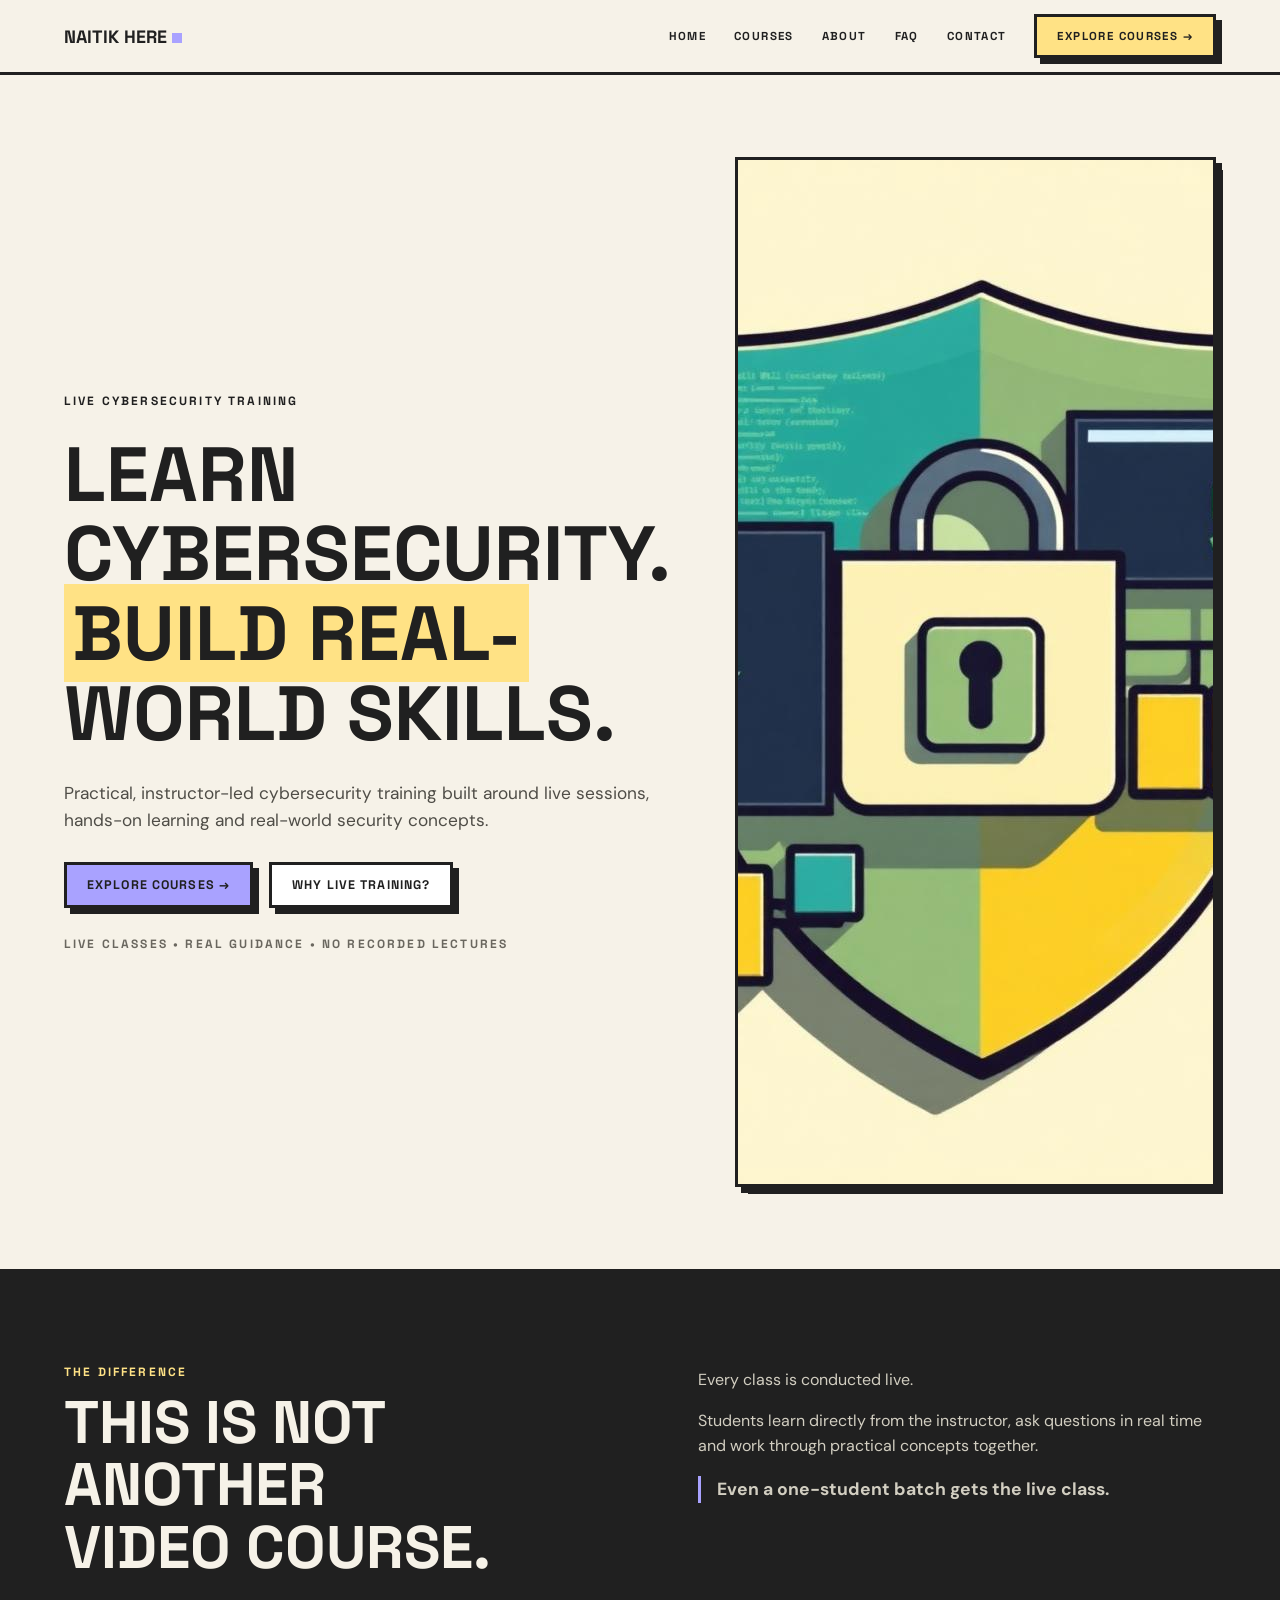
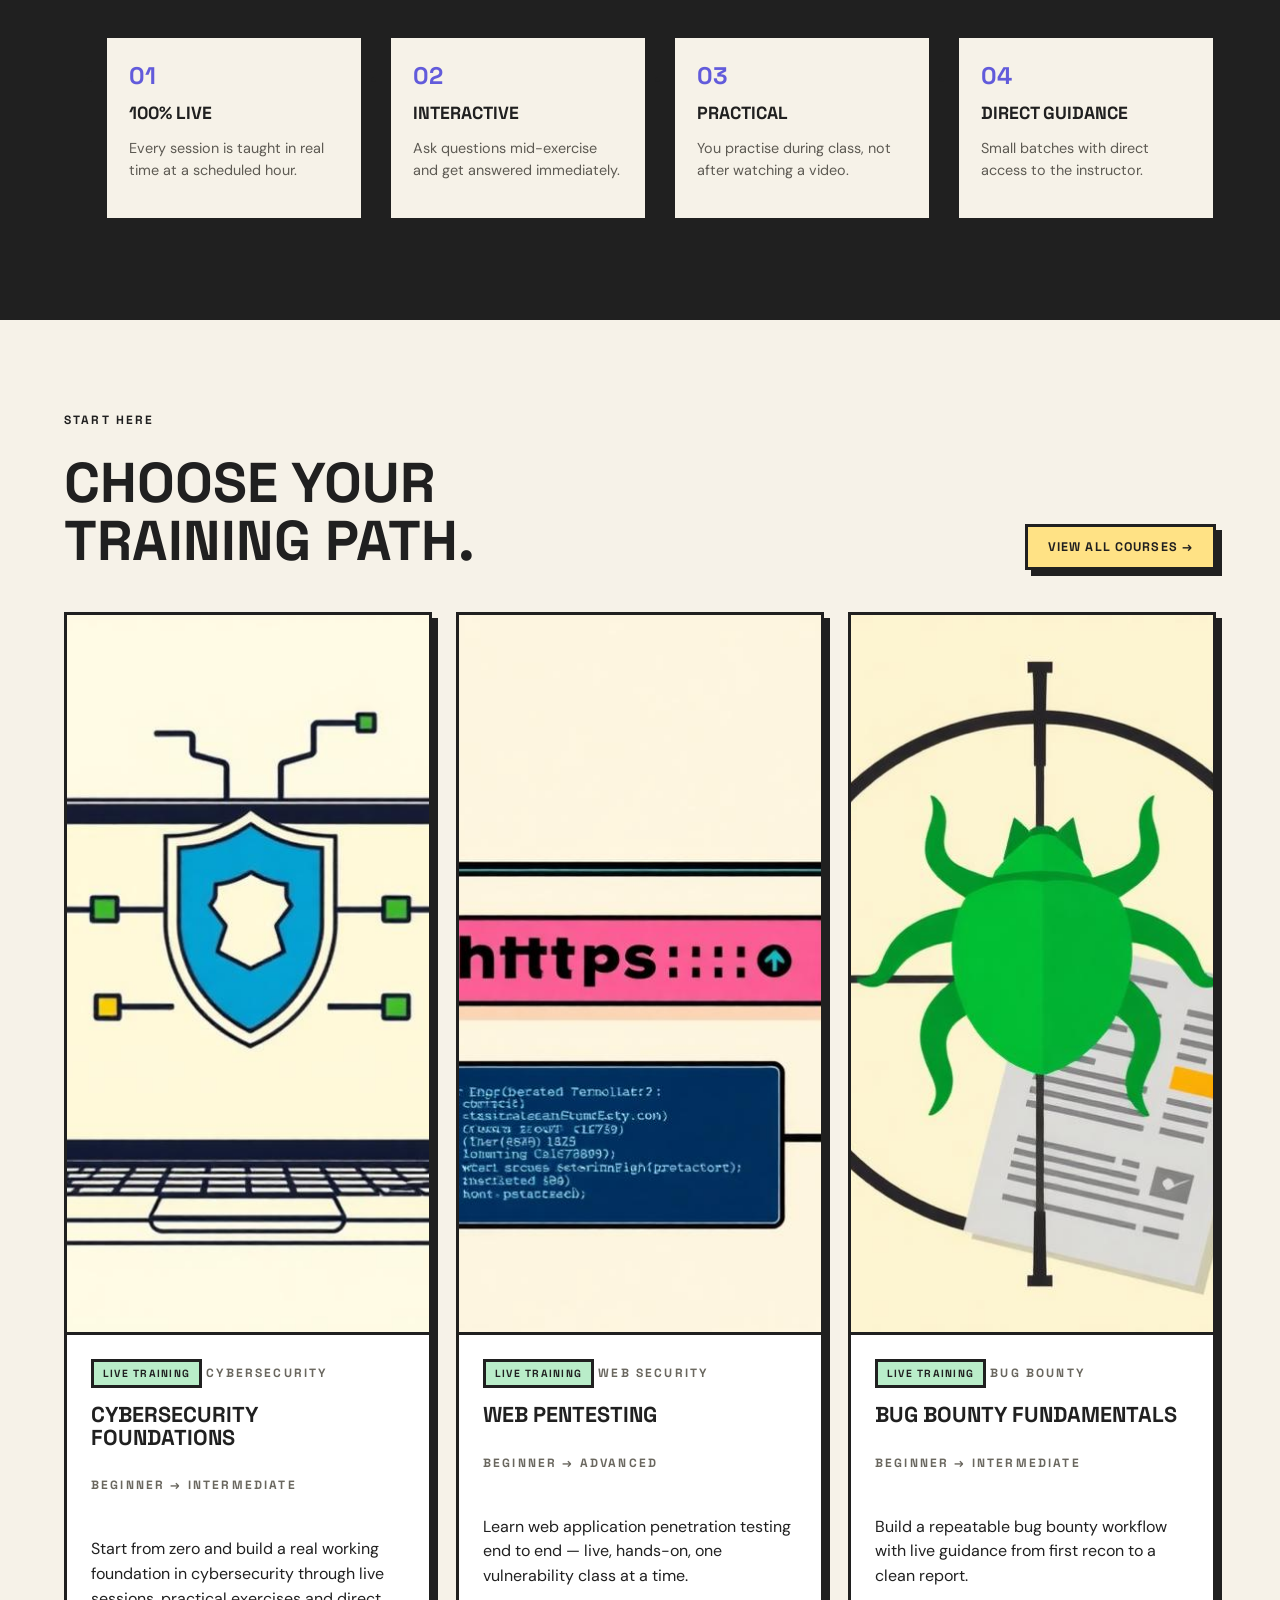
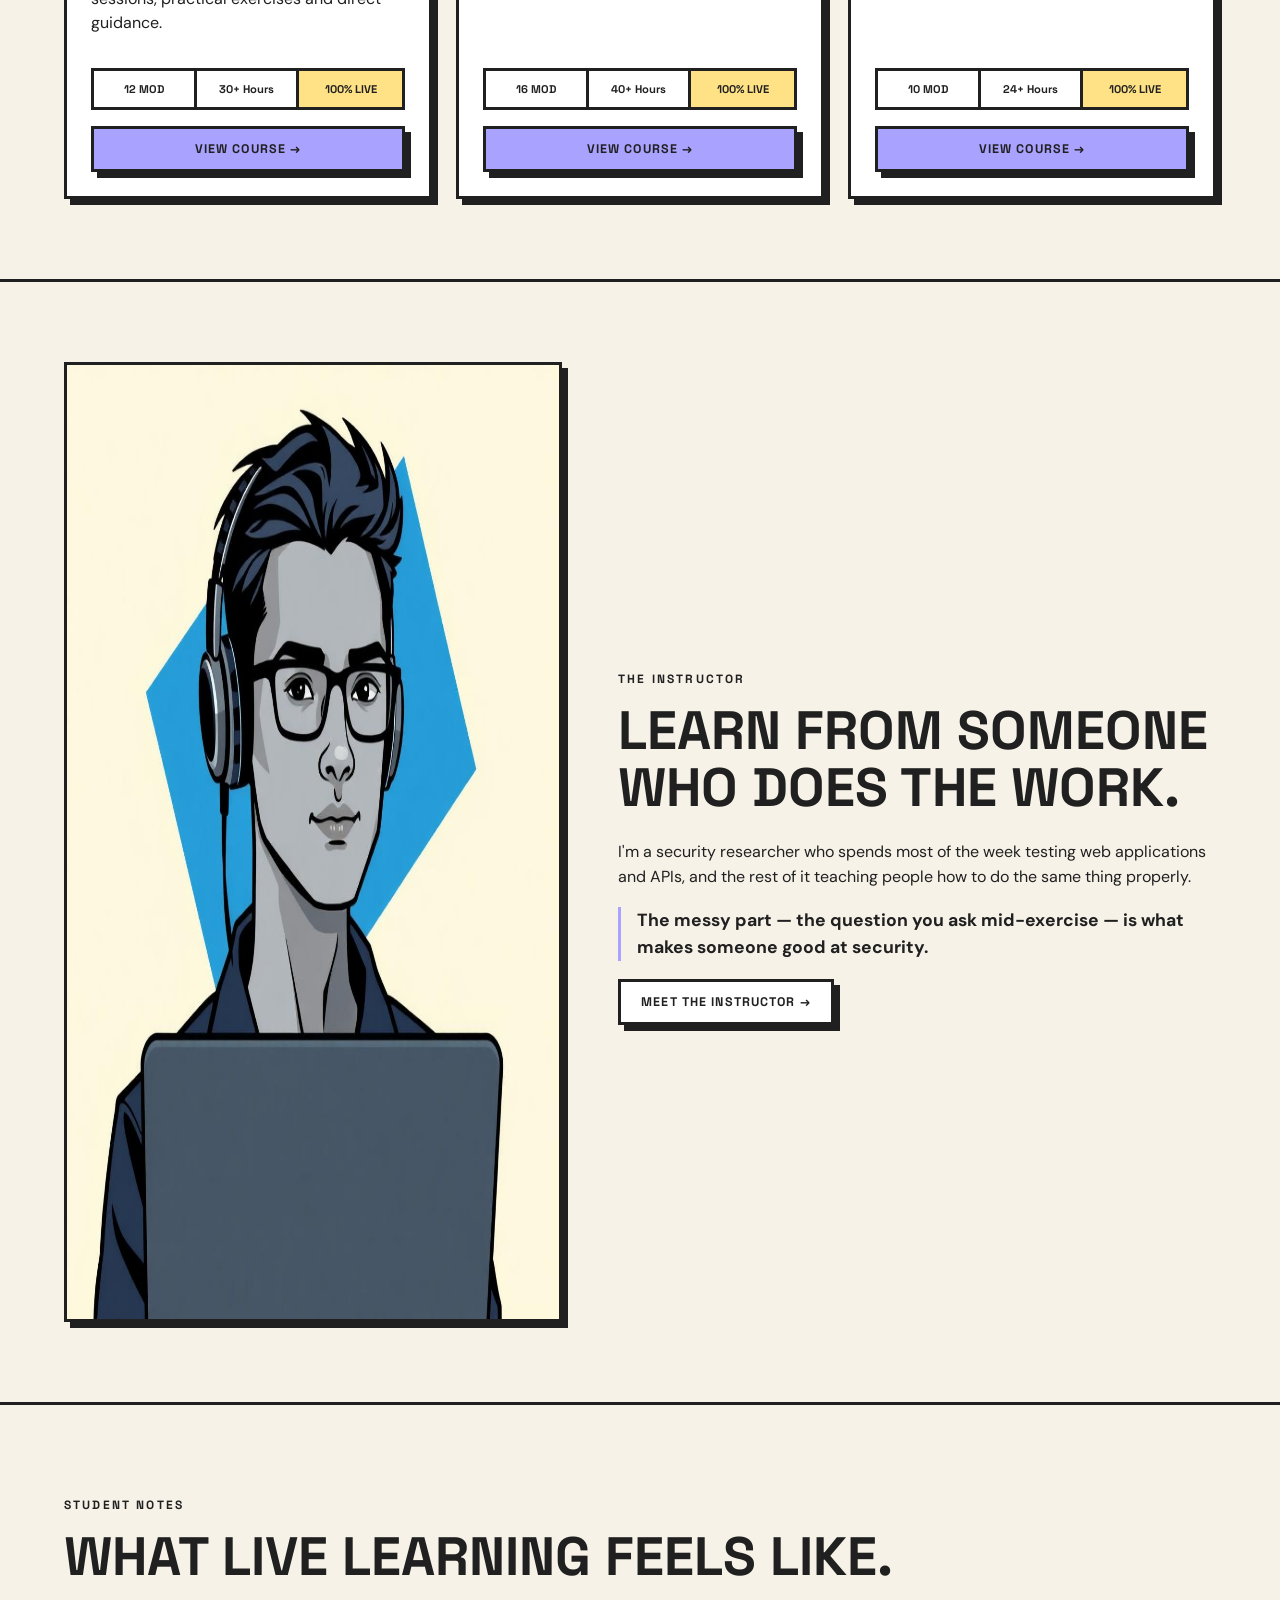
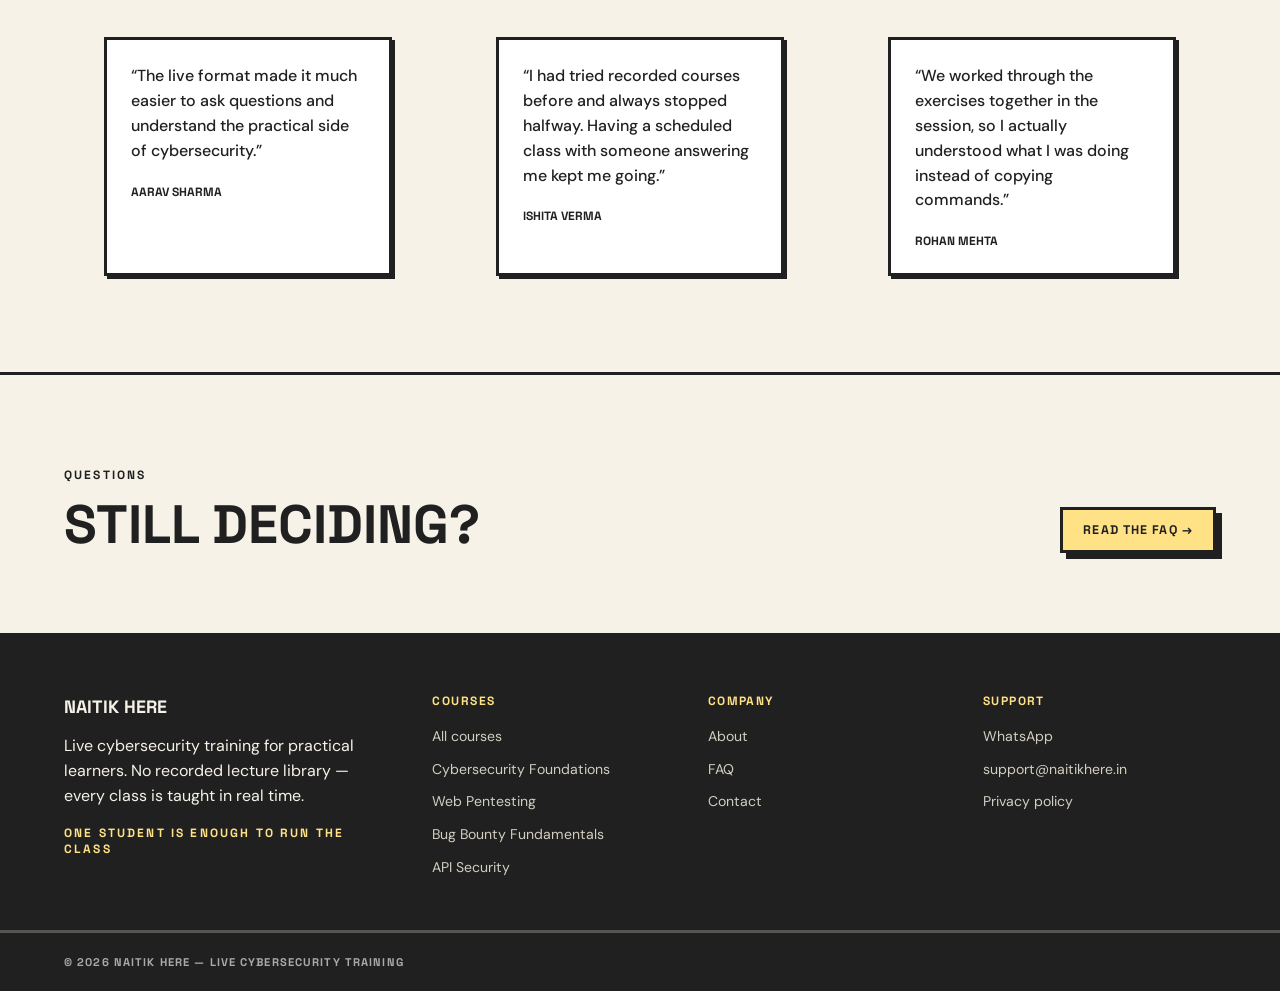
<file: public/static-site/index.html>
<!doctype html><html lang="en"><head><meta charset="utf-8"><meta name="viewport" content="width=device-width, initial-scale=1"><title>Live Cybersecurity Courses &amp; Training | Naitik Here</title><meta name="description" content="Learn cybersecurity through live, practical instructor-led training in web security, bug bounty, VAPT and application security. No recorded lectures."><link rel="canonical" href="https://learn.naitikhere.in/"><meta property="og:title" content="Live Cybersecurity Courses &amp; Training | Naitik Here"><meta property="og:description" content="Learn cybersecurity through live, practical instructor-led training in web security, bug bounty, VAPT and application security. No recorded lectures."><meta property="og:type" content="website"><meta property="og:url" content="https://learn.naitikhere.in/"><meta name="twitter:card" content="summary_large_image"><meta name="twitter:title" content="Live Cybersecurity Courses &amp; Training | Naitik Here"><meta name="twitter:description" content="Learn cybersecurity through live, practical instructor-led training in web security, bug bounty, VAPT and application security. No recorded lectures."><link rel="stylesheet" href="styles.css"><link rel="icon" href="assets/favicon.ico"><script type="application/ld+json">{"@context": "https://schema.org", "@type": "WebSite", "name": "Learn by Naitik Here", "url": "https://learn.naitikhere.in/"}</script></head><body><header class="site-header"><div class="wrap header-row"><a class="brand" href="">NAITIK HERE<i aria-hidden="true"></i></a><nav class="desktop-nav" aria-label="Main"><a href="">Home</a><a href="courses/">Courses</a><a href="about/">About</a><a href="faq/">FAQ</a><a href="contact/">Contact</a><a class="btn yellow" href="courses/">Explore courses →</a></nav><button class="menu" data-menu aria-expanded="false" aria-controls="mobile-nav">☰</button></div><nav class="mobile-nav" id="mobile-nav" data-mobile-nav aria-label="Mobile"><a href="">Home</a><a href="courses/">Courses</a><a href="about/">About</a><a href="faq/">FAQ</a><a href="contact/">Contact</a><a class="mobile-cta" href="courses/">Explore courses →</a></nav></header><main><section class="hero"><div class="wrap hero-grid"><div><p class="eyebrow">Live cybersecurity training</p><h1>Learn<br>cybersecurity.<br><span>Build real-</span><br>world skills.</h1><p class="lede">Practical, instructor-led cybersecurity training built around live sessions, hands-on learning and real-world security concepts.</p><div class="actions"><a class="btn" href="courses/">Explore courses →</a><a class="btn paper" href="#why-live">Why live training?</a></div><p class="eyebrow" style="color:var(--muted)">Live classes • Real guidance • No recorded lectures</p></div><div class="hero-art"><img src="assets/hero-visual.jpg" alt="Neo-brutalist illustration of a security shield, terminal window and network diagram" width="1024" height="1024"></div></div></section><section class="section dark"><div class="wrap"><div class="section-grid"><div><p class="eyebrow">The difference</p><h2 style="font-size:clamp(38px,5vw,60px)">This is not another<br>video course.</h2></div><div class="muted"><p>Every class is conducted live.</p><p>Students learn directly from the instructor, ask questions in real time and work through practical concepts together.</p><p class="quote">Even a one-student batch gets the live class.</p></div></div><ul class="usp-grid"><li class="usp"><strong>01</strong><h3>100% Live</h3><p>Every session is taught in real time at a scheduled hour.</p></li><li class="usp"><strong>02</strong><h3>Interactive</h3><p>Ask questions mid-exercise and get answered immediately.</p></li><li class="usp"><strong>03</strong><h3>Practical</h3><p>You practise during class, not after watching a video.</p></li><li class="usp"><strong>04</strong><h3>Direct guidance</h3><p>Small batches with direct access to the instructor.</p></li></ul></div></section><section class="section"><div class="wrap"><p class="eyebrow">Start here</p><div class="banner"><h2 style="font-size:clamp(34px,5vw,56px);margin-top:14px">Choose your<br>training path.</h2><a class="btn yellow" href="courses/">View all courses →</a></div><div class="card-grid" style="margin-top:42px"><article class="course-card"><img src="assets/course-cyber-foundations.jpg" alt="Cybersecurity Foundations live practical training course" width="1280" height="720" loading="lazy"><div class="inside"><div><span class="tag">Live training</span> <span class="eyebrow" style="color:var(--muted)">Cybersecurity</span></div><h3>Cybersecurity Foundations</h3><p class="eyebrow" style="color:var(--muted)">Beginner → Intermediate</p><p>Start from zero and build a real working foundation in cybersecurity through live sessions, practical exercises and direct guidance.</p><div class="meta"><span>12 MOD</span><span>30+ Hours</span><span>100% LIVE</span></div><a class="btn" href="courses/cyber-security-foundations/">View course →</a></div></article><article class="course-card"><img src="assets/course-web-pentesting.jpg" alt="Web Pentesting live practical training course" width="1280" height="720" loading="lazy"><div class="inside"><div><span class="tag">Live training</span> <span class="eyebrow" style="color:var(--muted)">Web Security</span></div><h3>Web Pentesting</h3><p class="eyebrow" style="color:var(--muted)">Beginner → Advanced</p><p>Learn web application penetration testing end to end — live, hands-on, one vulnerability class at a time.</p><div class="meta"><span>16 MOD</span><span>40+ Hours</span><span>100% LIVE</span></div><a class="btn" href="courses/web-pentesting/">View course →</a></div></article><article class="course-card"><img src="assets/course-bug-bounty.jpg" alt="Bug Bounty Fundamentals live practical training course" width="1280" height="720" loading="lazy"><div class="inside"><div><span class="tag">Live training</span> <span class="eyebrow" style="color:var(--muted)">Bug Bounty</span></div><h3>Bug Bounty Fundamentals</h3><p class="eyebrow" style="color:var(--muted)">Beginner → Intermediate</p><p>Build a repeatable bug bounty workflow with live guidance from first recon to a clean report.</p><div class="meta"><span>10 MOD</span><span>24+ Hours</span><span>100% LIVE</span></div><a class="btn" href="courses/bug-bounty/">View course →</a></div></article></div></div></section><section class="section" id="why-live"><div class="wrap"><div class="split-image"><img class="portrait" src="assets/instructor.jpg" alt="Illustrated portrait of Naitik, cybersecurity instructor and security researcher" width="768" height="960"><div><p class="eyebrow">The instructor</p><h2 style="font-size:clamp(34px,5vw,54px);margin:16px 0 24px">Learn from someone<br>who does the work.</h2><p>I'm a security researcher who spends most of the week testing web applications and APIs, and the rest of it teaching people how to do the same thing properly.</p><p class="quote">The messy part — the question you ask mid-exercise — is what makes someone good at security.</p><a class="btn paper" href="about/">Meet the instructor →</a></div></div></div></section><section class="section"><div class="wrap"><p class="eyebrow">Student notes</p><h2 style="font-size:clamp(34px,5vw,54px);margin:16px 0 36px">What live learning feels like.</h2><div class="review-grid"><blockquote class="review"><q>The live format made it much easier to ask questions and understand the practical side of cybersecurity.</q><cite>Aarav Sharma</cite></blockquote><blockquote class="review"><q>I had tried recorded courses before and always stopped halfway. Having a scheduled class with someone answering me kept me going.</q><cite>Ishita Verma</cite></blockquote><blockquote class="review"><q>We worked through the exercises together in the session, so I actually understood what I was doing instead of copying commands.</q><cite>Rohan Mehta</cite></blockquote></div></div></section><section class="section"><div class="wrap banner"><div><p class="eyebrow">Questions</p><h2 style="font-size:clamp(34px,5vw,54px);margin-top:14px">Still deciding?</h2></div><a class="btn yellow" href="faq/">Read the FAQ →</a></div></section></main><footer class="site-footer"><div class="wrap footer-grid"><div><div class="brand">NAITIK HERE</div><p>Live cybersecurity training for practical learners. No recorded lecture library — every class is taught in real time.</p><p class="eyebrow" style="color:var(--yellow)">One student is enough to run the class</p></div><div><h3>Courses</h3><ul><li><a href="courses/">All courses</a></li><li><a href="courses/cyber-security-foundations/">Cybersecurity Foundations</a></li><li><a href="courses/web-pentesting/">Web Pentesting</a></li><li><a href="courses/bug-bounty/">Bug Bounty Fundamentals</a></li><li><a href="courses/api-security/">API Security</a></li></ul></div><div><h3>Company</h3><ul><li><a href="about/">About</a></li><li><a href="faq/">FAQ</a></li><li><a href="contact/">Contact</a></li></ul></div><div><h3>Support</h3><ul><li><a href="https://wa.me/910000000000">WhatsApp</a></li><li><a href="mailto:support@naitikhere.in">support@naitikhere.in</a></li><li><a href="mailto:support@naitikhere.in?subject=Privacy%20policy%20request">Privacy policy</a></li></ul></div></div><div class="copyright"><div class="wrap">© 2026 Naitik Here — Live cybersecurity training</div></div></footer><div class="modal-backdrop" data-modal role="dialog" aria-modal="true" aria-labelledby="modal-title"><div class="modal"><div class="modal-head"><div class="modal-head-row"><h2 id="modal-title" data-modal-title>Enrollment</h2><button class="close" data-modal-close aria-label="Close enrollment">×</button></div><ol class="steps"><li data-step class="active">01 Details</li><li data-step>02 Price</li><li data-step>03 Payment</li></ol></div><div class="modal-body" data-modal-body></div></div></div><script src="script.js" defer></script></body></html>
</file>
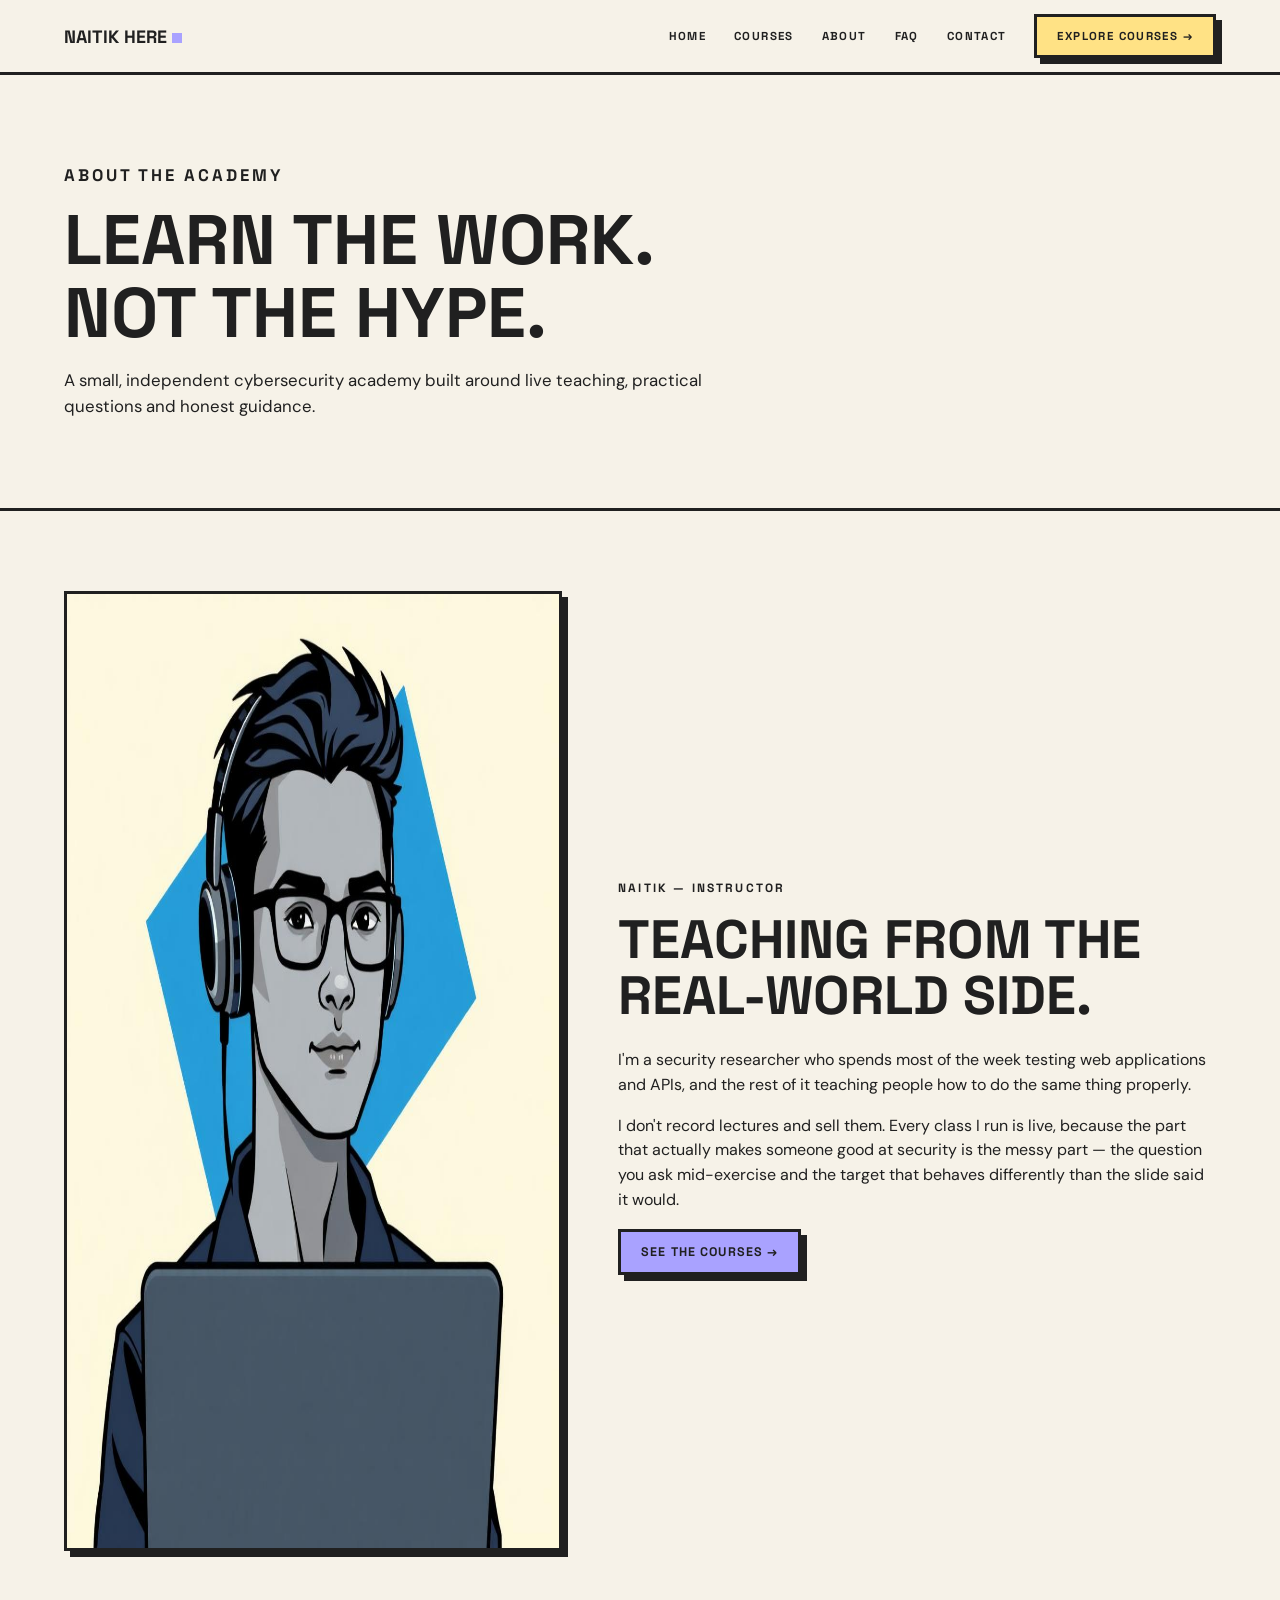
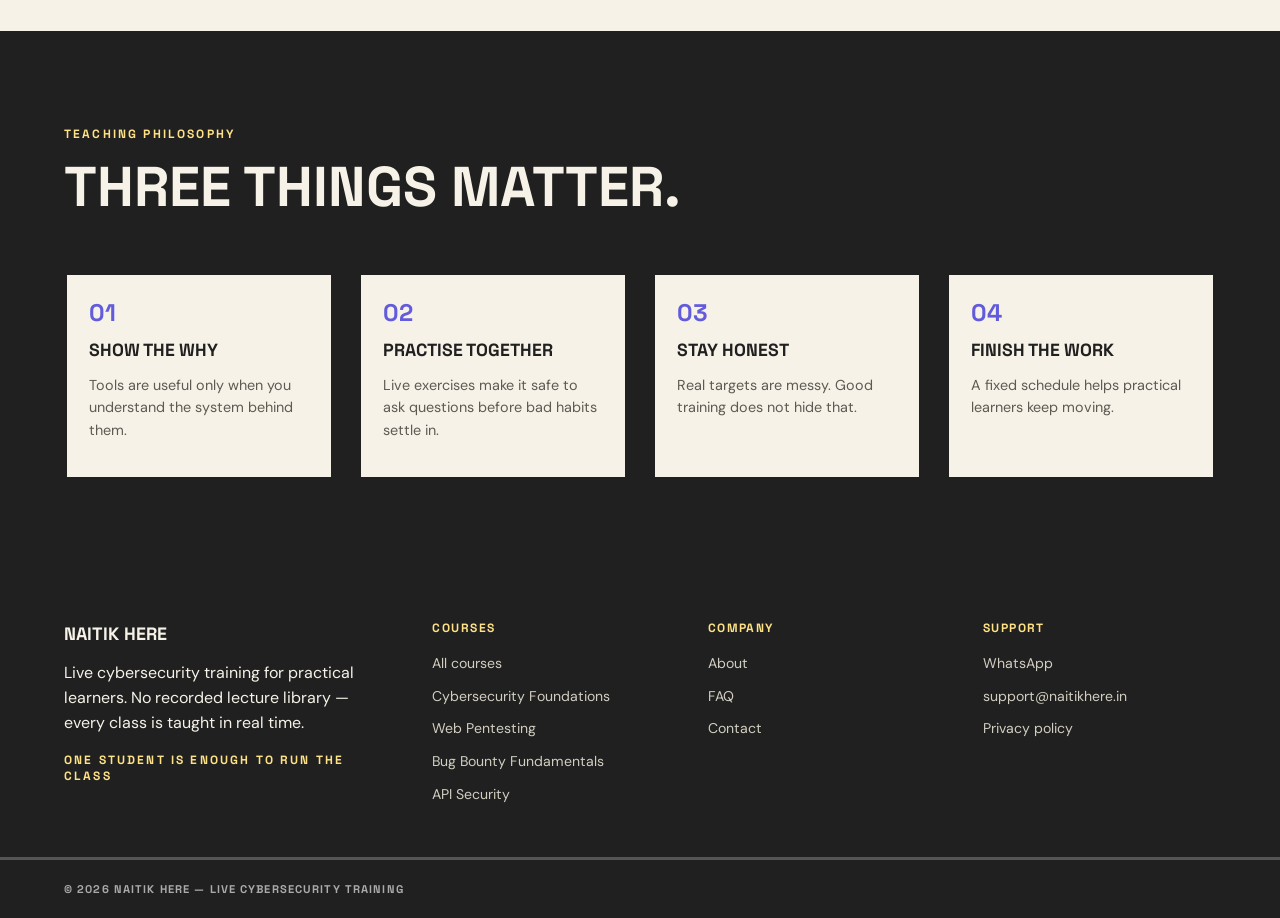
<file: public/static-site/about/index.html>
<!doctype html><html lang="en"><head><meta charset="utf-8"><meta name="viewport" content="width=device-width, initial-scale=1"><title>About the Instructor &amp; Teaching Philosophy | Naitik Here</title><meta name="description" content="Meet Naitik, a security researcher and live cybersecurity instructor focused on practical web, API and application security training."><link rel="canonical" href="https://learn.naitikhere.in/about/"><meta property="og:title" content="About the Instructor &amp; Teaching Philosophy | Naitik Here"><meta property="og:description" content="Meet Naitik, a security researcher and live cybersecurity instructor focused on practical web, API and application security training."><meta property="og:type" content="website"><meta property="og:url" content="https://learn.naitikhere.in/about/"><meta name="twitter:card" content="summary_large_image"><meta name="twitter:title" content="About the Instructor &amp; Teaching Philosophy | Naitik Here"><meta name="twitter:description" content="Meet Naitik, a security researcher and live cybersecurity instructor focused on practical web, API and application security training."><link rel="stylesheet" href="../styles.css"><link rel="icon" href="../assets/favicon.ico"><script type="application/ld+json">{"@context": "https://schema.org", "@type": "ProfilePage", "name": "About Naitik Here"}</script></head><body><header class="site-header"><div class="wrap header-row"><a class="brand" href="../">NAITIK HERE<i aria-hidden="true"></i></a><nav class="desktop-nav" aria-label="Main"><a href="../">Home</a><a href="../courses/">Courses</a><a href="../about/">About</a><a href="../faq/">FAQ</a><a href="../contact/">Contact</a><a class="btn yellow" href="../courses/">Explore courses →</a></nav><button class="menu" data-menu aria-expanded="false" aria-controls="mobile-nav">☰</button></div><nav class="mobile-nav" id="mobile-nav" data-mobile-nav aria-label="Mobile"><a href="../">Home</a><a href="../courses/">Courses</a><a href="../about/">About</a><a href="../faq/">FAQ</a><a href="../contact/">Contact</a><a class="mobile-cta" href="../courses/">Explore courses →</a></nav></header><main><section class="page-head"><div class="wrap"><p class="eyebrow">About the academy</p><h1>Learn the work.<br>Not the hype.</h1><p>A small, independent cybersecurity academy built around live teaching, practical questions and honest guidance.</p></div></section><section class="section"><div class="wrap split-image"><img class="portrait" src="../assets/instructor.jpg" alt="Illustrated portrait of Naitik, cybersecurity instructor and security researcher" width="768" height="960"><div><p class="eyebrow">Naitik — instructor</p><h2 style="font-size:clamp(34px,5vw,54px);margin:16px 0 24px">Teaching from the<br>real-world side.</h2><p>I'm a security researcher who spends most of the week testing web applications and APIs, and the rest of it teaching people how to do the same thing properly.</p><p>I don't record lectures and sell them. Every class I run is live, because the part that actually makes someone good at security is the messy part — the question you ask mid-exercise and the target that behaves differently than the slide said it would.</p><a class="btn" href="../courses/">See the courses →</a></div></div></section><section class="section dark"><div class="wrap"><p class="eyebrow">Teaching philosophy</p><h2 style="font-size:clamp(34px,5vw,56px);margin:16px 0 36px">Three things matter.</h2><div class="usp-grid"><div class="usp"><strong>01</strong><h3>Show the why</h3><p>Tools are useful only when you understand the system behind them.</p></div><div class="usp"><strong>02</strong><h3>Practise together</h3><p>Live exercises make it safe to ask questions before bad habits settle in.</p></div><div class="usp"><strong>03</strong><h3>Stay honest</h3><p>Real targets are messy. Good training does not hide that.</p></div><div class="usp"><strong>04</strong><h3>Finish the work</h3><p>A fixed schedule helps practical learners keep moving.</p></div></div></div></section></main><footer class="site-footer"><div class="wrap footer-grid"><div><div class="brand">NAITIK HERE</div><p>Live cybersecurity training for practical learners. No recorded lecture library — every class is taught in real time.</p><p class="eyebrow" style="color:var(--yellow)">One student is enough to run the class</p></div><div><h3>Courses</h3><ul><li><a href="../courses/">All courses</a></li><li><a href="../courses/cyber-security-foundations/">Cybersecurity Foundations</a></li><li><a href="../courses/web-pentesting/">Web Pentesting</a></li><li><a href="../courses/bug-bounty/">Bug Bounty Fundamentals</a></li><li><a href="../courses/api-security/">API Security</a></li></ul></div><div><h3>Company</h3><ul><li><a href="../about/">About</a></li><li><a href="../faq/">FAQ</a></li><li><a href="../contact/">Contact</a></li></ul></div><div><h3>Support</h3><ul><li><a href="https://wa.me/910000000000">WhatsApp</a></li><li><a href="mailto:support@naitikhere.in">support@naitikhere.in</a></li><li><a href="mailto:support@naitikhere.in?subject=Privacy%20policy%20request">Privacy policy</a></li></ul></div></div><div class="copyright"><div class="wrap">© 2026 Naitik Here — Live cybersecurity training</div></div></footer><div class="modal-backdrop" data-modal role="dialog" aria-modal="true" aria-labelledby="modal-title"><div class="modal"><div class="modal-head"><div class="modal-head-row"><h2 id="modal-title" data-modal-title>Enrollment</h2><button class="close" data-modal-close aria-label="Close enrollment">×</button></div><ol class="steps"><li data-step class="active">01 Details</li><li data-step>02 Price</li><li data-step>03 Payment</li></ol></div><div class="modal-body" data-modal-body></div></div></div><script src="../script.js" defer></script></body></html>
</file>
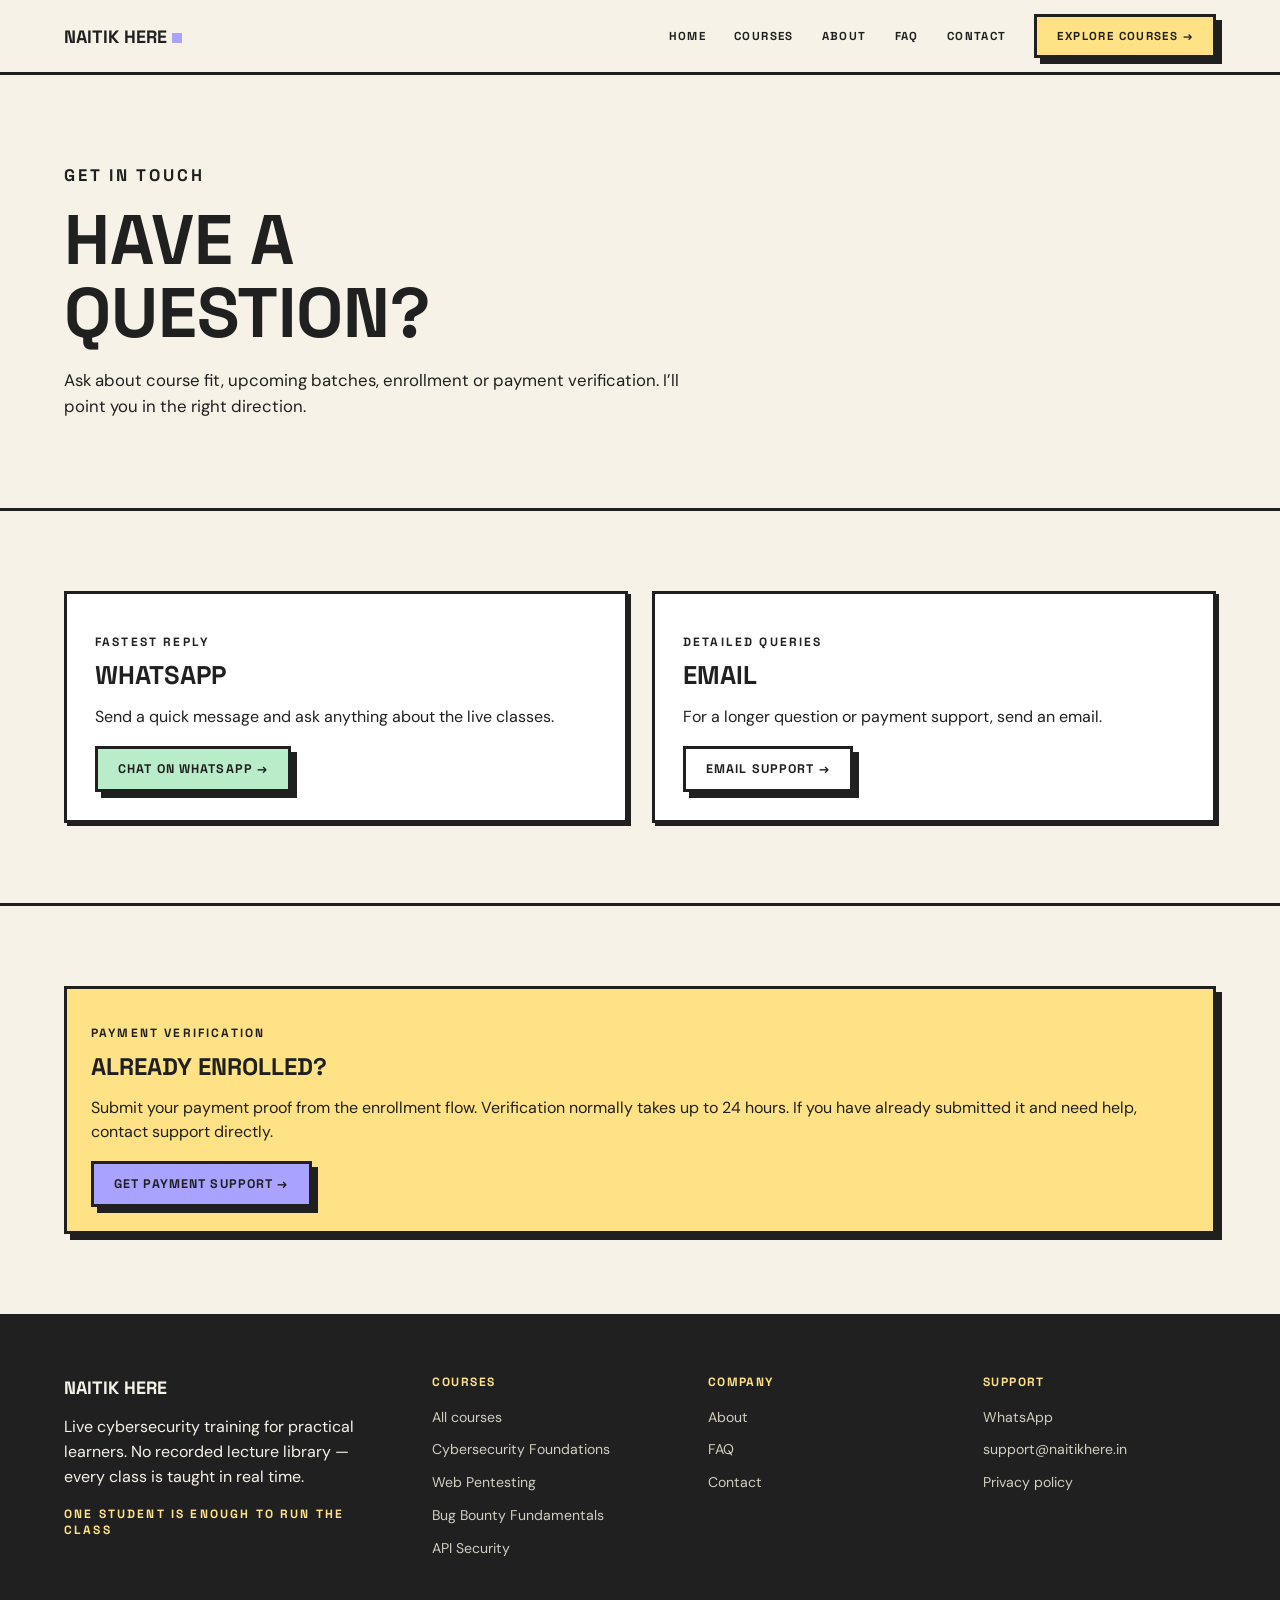
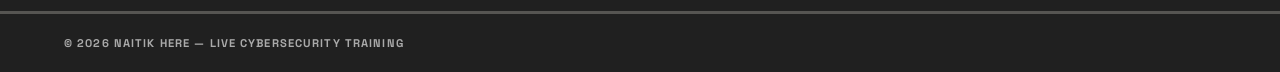
<file: public/static-site/contact/index.html>
<!doctype html><html lang="en"><head><meta charset="utf-8"><meta name="viewport" content="width=device-width, initial-scale=1"><title>Contact — WhatsApp &amp; Email Support | Naitik Here</title><meta name="description" content="Contact Naitik Here about live cybersecurity courses, enrollment, upcoming batches and payment verification."><link rel="canonical" href="https://learn.naitikhere.in/contact/"><meta property="og:title" content="Contact — WhatsApp &amp; Email Support | Naitik Here"><meta property="og:description" content="Contact Naitik Here about live cybersecurity courses, enrollment, upcoming batches and payment verification."><meta property="og:type" content="website"><meta property="og:url" content="https://learn.naitikhere.in/contact/"><meta name="twitter:card" content="summary_large_image"><meta name="twitter:title" content="Contact — WhatsApp &amp; Email Support | Naitik Here"><meta name="twitter:description" content="Contact Naitik Here about live cybersecurity courses, enrollment, upcoming batches and payment verification."><link rel="stylesheet" href="../styles.css"><link rel="icon" href="../assets/favicon.ico"><script type="application/ld+json">{"@context": "https://schema.org", "@type": "ContactPage", "name": "Contact Naitik Here"}</script></head><body><header class="site-header"><div class="wrap header-row"><a class="brand" href="../">NAITIK HERE<i aria-hidden="true"></i></a><nav class="desktop-nav" aria-label="Main"><a href="../">Home</a><a href="../courses/">Courses</a><a href="../about/">About</a><a href="../faq/">FAQ</a><a href="../contact/">Contact</a><a class="btn yellow" href="../courses/">Explore courses →</a></nav><button class="menu" data-menu aria-expanded="false" aria-controls="mobile-nav">☰</button></div><nav class="mobile-nav" id="mobile-nav" data-mobile-nav aria-label="Mobile"><a href="../">Home</a><a href="../courses/">Courses</a><a href="../about/">About</a><a href="../faq/">FAQ</a><a href="../contact/">Contact</a><a class="mobile-cta" href="../courses/">Explore courses →</a></nav></header><main><section class="page-head"><div class="wrap"><p class="eyebrow">Get in touch</p><h1>Have a<br>question?</h1><p>Ask about course fit, upcoming batches, enrollment or payment verification. I’ll point you in the right direction.</p></div></section><section class="section"><div class="wrap contact-grid"><div class="contact-card"><p class="eyebrow">Fastest reply</p><h2>WhatsApp</h2><p>Send a quick message and ask anything about the live classes.</p><a class="btn green" href="https://wa.me/910000000000" target="_blank" rel="noopener">Chat on WhatsApp →</a></div><div class="contact-card"><p class="eyebrow">Detailed queries</p><h2>Email</h2><p>For a longer question or payment support, send an email.</p><a class="btn paper" href="mailto:support@naitikhere.in">Email support →</a></div></div></section><section class="section"><div class="wrap"><div class="side-box"><p class="eyebrow">Payment verification</p><h2 style="margin:14px 0">Already enrolled?</h2><p>Submit your payment proof from the enrollment flow. Verification normally takes up to 24 hours. If you have already submitted it and need help, contact support directly.</p><a class="btn" href="https://wa.me/910000000000?text=Payment%20support" target="_blank" rel="noopener">Get payment support →</a></div></div></section></main><footer class="site-footer"><div class="wrap footer-grid"><div><div class="brand">NAITIK HERE</div><p>Live cybersecurity training for practical learners. No recorded lecture library — every class is taught in real time.</p><p class="eyebrow" style="color:var(--yellow)">One student is enough to run the class</p></div><div><h3>Courses</h3><ul><li><a href="../courses/">All courses</a></li><li><a href="../courses/cyber-security-foundations/">Cybersecurity Foundations</a></li><li><a href="../courses/web-pentesting/">Web Pentesting</a></li><li><a href="../courses/bug-bounty/">Bug Bounty Fundamentals</a></li><li><a href="../courses/api-security/">API Security</a></li></ul></div><div><h3>Company</h3><ul><li><a href="../about/">About</a></li><li><a href="../faq/">FAQ</a></li><li><a href="../contact/">Contact</a></li></ul></div><div><h3>Support</h3><ul><li><a href="https://wa.me/910000000000">WhatsApp</a></li><li><a href="mailto:support@naitikhere.in">support@naitikhere.in</a></li><li><a href="mailto:support@naitikhere.in?subject=Privacy%20policy%20request">Privacy policy</a></li></ul></div></div><div class="copyright"><div class="wrap">© 2026 Naitik Here — Live cybersecurity training</div></div></footer><div class="modal-backdrop" data-modal role="dialog" aria-modal="true" aria-labelledby="modal-title"><div class="modal"><div class="modal-head"><div class="modal-head-row"><h2 id="modal-title" data-modal-title>Enrollment</h2><button class="close" data-modal-close aria-label="Close enrollment">×</button></div><ol class="steps"><li data-step class="active">01 Details</li><li data-step>02 Price</li><li data-step>03 Payment</li></ol></div><div class="modal-body" data-modal-body></div></div></div><script src="../script.js" defer></script></body></html>
</file>
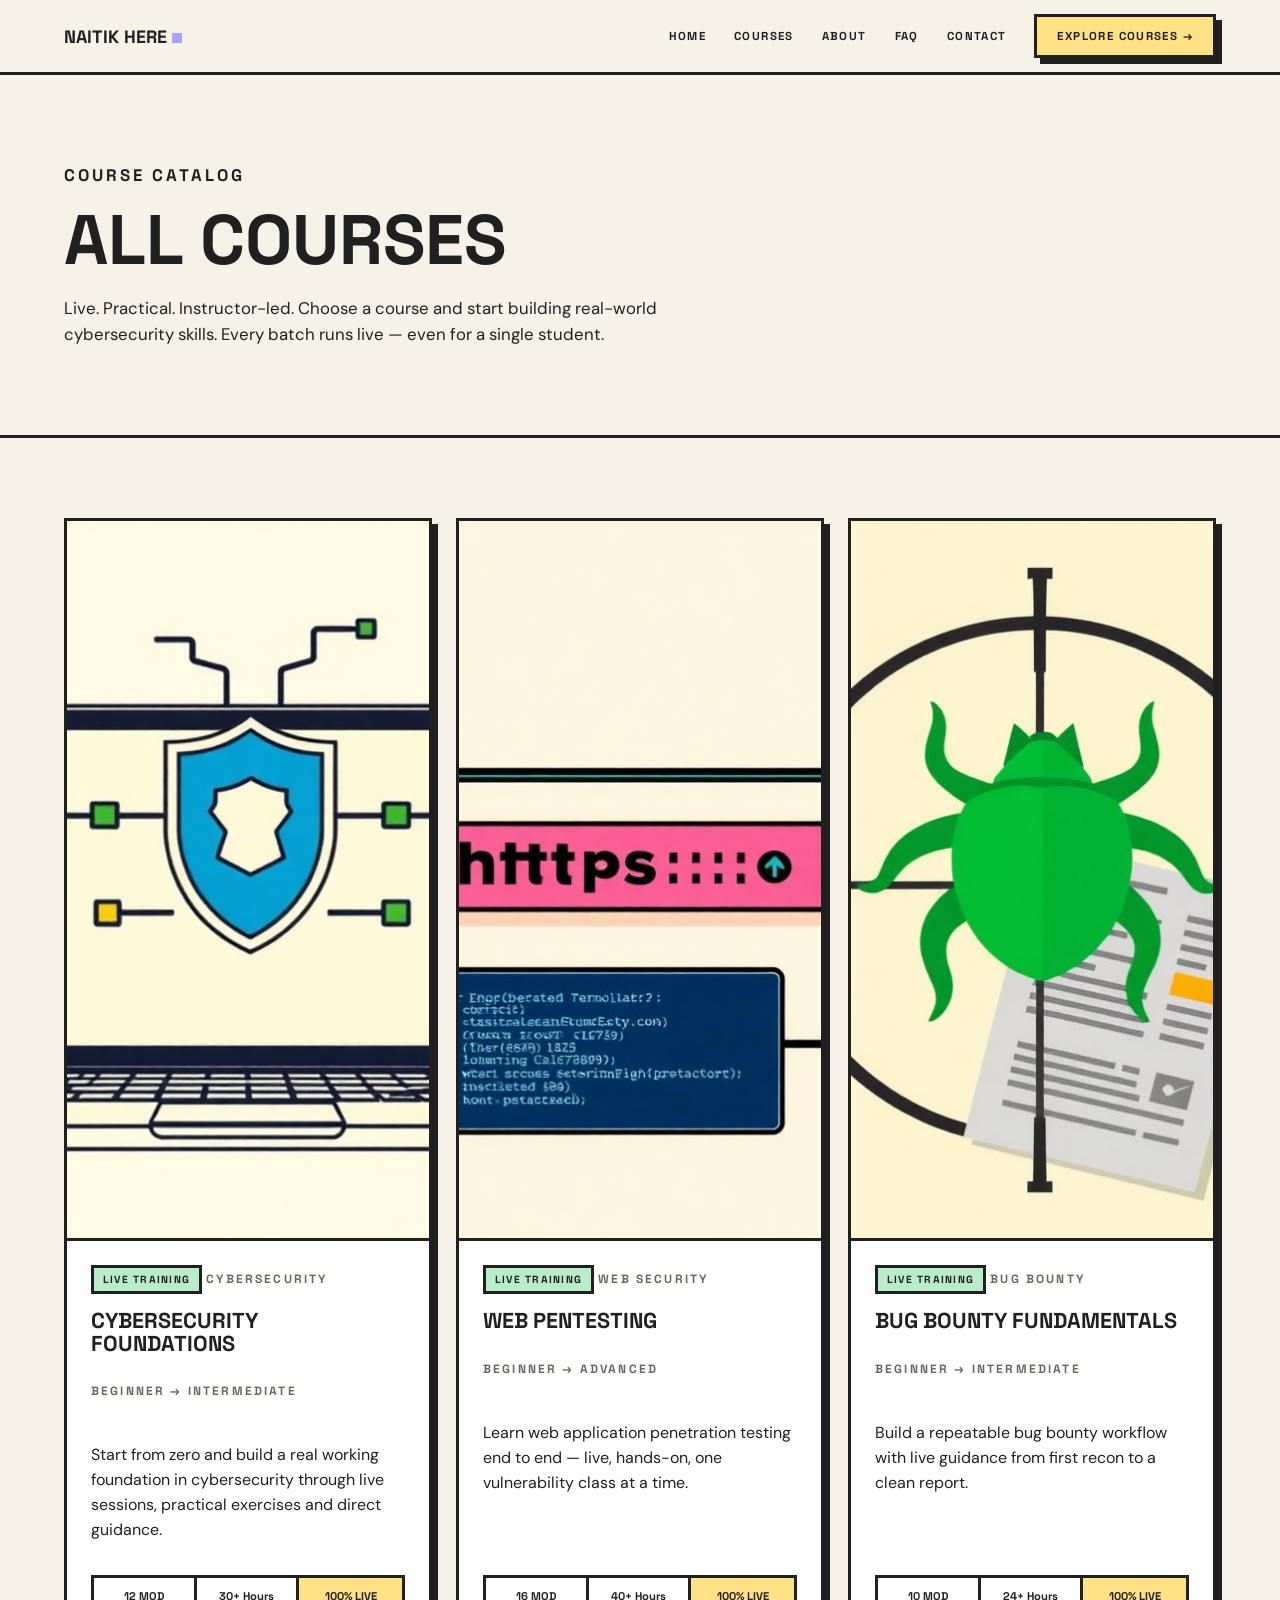
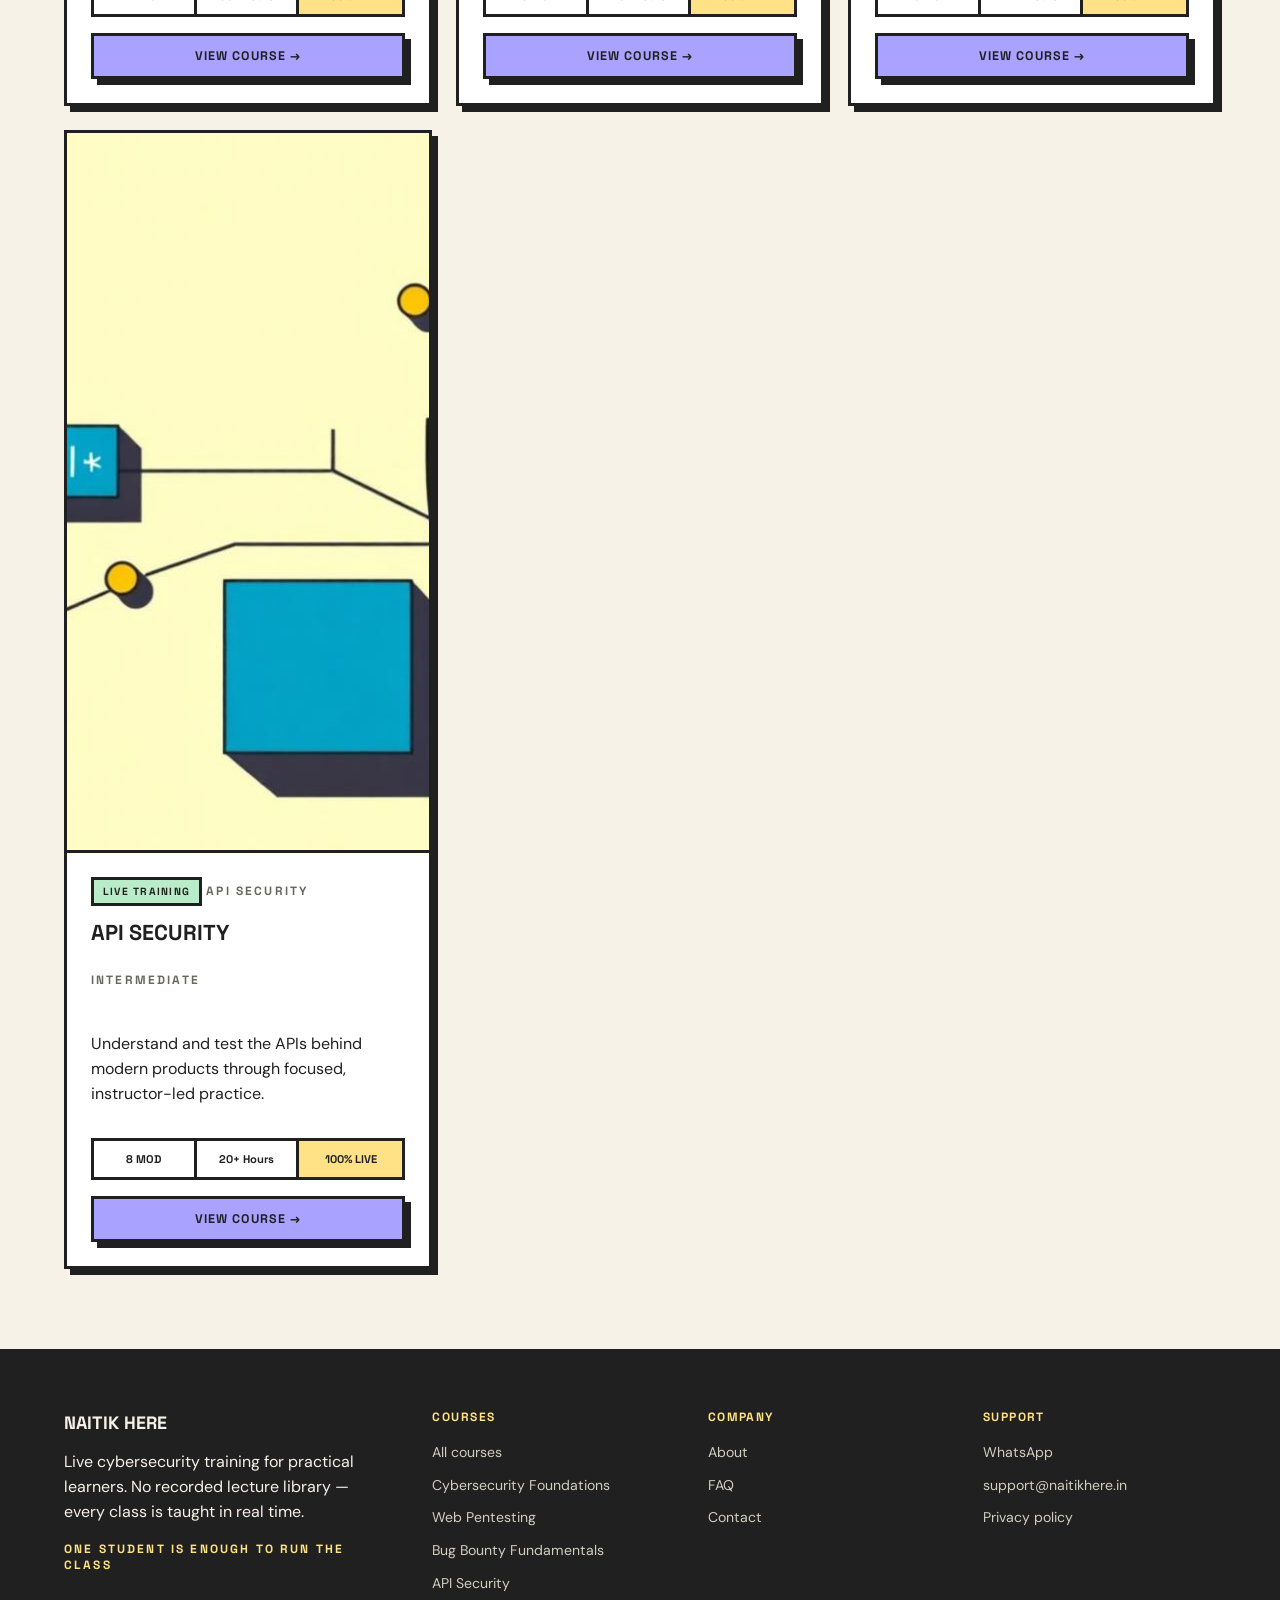
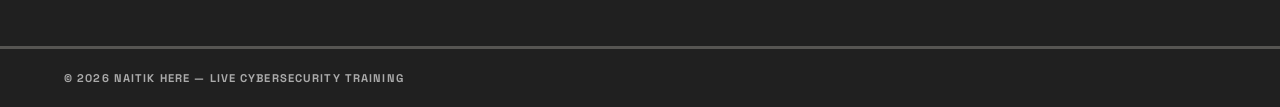
<file: public/static-site/courses/index.html>
<!doctype html><html lang="en"><head><meta charset="utf-8"><meta name="viewport" content="width=device-width, initial-scale=1"><title>All Live Cybersecurity Courses | Naitik Here</title><meta name="description" content="Browse every live, instructor-led course: cybersecurity foundations, web pentesting, bug bounty fundamentals and API security."><link rel="canonical" href="https://learn.naitikhere.in/courses/"><meta property="og:title" content="All Live Cybersecurity Courses | Naitik Here"><meta property="og:description" content="Browse every live, instructor-led course: cybersecurity foundations, web pentesting, bug bounty fundamentals and API security."><meta property="og:type" content="website"><meta property="og:url" content="https://learn.naitikhere.in/courses/"><meta name="twitter:card" content="summary_large_image"><meta name="twitter:title" content="All Live Cybersecurity Courses | Naitik Here"><meta name="twitter:description" content="Browse every live, instructor-led course: cybersecurity foundations, web pentesting, bug bounty fundamentals and API security."><link rel="stylesheet" href="../styles.css"><link rel="icon" href="../assets/favicon.ico"><script type="application/ld+json">{"@context": "https://schema.org", "@type": "ItemList", "itemListElement": [{"@type": "ListItem", "position": 1, "url": "https://learn.naitikhere.in/courses/cyber-security-foundations/"}, {"@type": "ListItem", "position": 2, "url": "https://learn.naitikhere.in/courses/web-pentesting/"}, {"@type": "ListItem", "position": 3, "url": "https://learn.naitikhere.in/courses/bug-bounty/"}, {"@type": "ListItem", "position": 4, "url": "https://learn.naitikhere.in/courses/api-security/"}]}</script></head><body><header class="site-header"><div class="wrap header-row"><a class="brand" href="../">NAITIK HERE<i aria-hidden="true"></i></a><nav class="desktop-nav" aria-label="Main"><a href="../">Home</a><a href="../courses/">Courses</a><a href="../about/">About</a><a href="../faq/">FAQ</a><a href="../contact/">Contact</a><a class="btn yellow" href="../courses/">Explore courses →</a></nav><button class="menu" data-menu aria-expanded="false" aria-controls="mobile-nav">☰</button></div><nav class="mobile-nav" id="mobile-nav" data-mobile-nav aria-label="Mobile"><a href="../">Home</a><a href="../courses/">Courses</a><a href="../about/">About</a><a href="../faq/">FAQ</a><a href="../contact/">Contact</a><a class="mobile-cta" href="../courses/">Explore courses →</a></nav></header><main><section class="page-head"><div class="wrap"><p class="eyebrow">Course catalog</p><h1>All courses</h1><p>Live. Practical. Instructor-led. Choose a course and start building real-world cybersecurity skills. Every batch runs live — even for a single student.</p></div></section><section class="section"><div class="wrap"><h2 class="sr-only">Available live courses</h2><div class="card-grid"><article class="course-card"><img src="../assets/course-cyber-foundations.jpg" alt="Cybersecurity Foundations live practical training course" width="1280" height="720" loading="lazy"><div class="inside"><div><span class="tag">Live training</span> <span class="eyebrow" style="color:var(--muted)">Cybersecurity</span></div><h3>Cybersecurity Foundations</h3><p class="eyebrow" style="color:var(--muted)">Beginner → Intermediate</p><p>Start from zero and build a real working foundation in cybersecurity through live sessions, practical exercises and direct guidance.</p><div class="meta"><span>12 MOD</span><span>30+ Hours</span><span>100% LIVE</span></div><a class="btn" href="../courses/cyber-security-foundations/">View course →</a></div></article><article class="course-card"><img src="../assets/course-web-pentesting.jpg" alt="Web Pentesting live practical training course" width="1280" height="720" loading="lazy"><div class="inside"><div><span class="tag">Live training</span> <span class="eyebrow" style="color:var(--muted)">Web Security</span></div><h3>Web Pentesting</h3><p class="eyebrow" style="color:var(--muted)">Beginner → Advanced</p><p>Learn web application penetration testing end to end — live, hands-on, one vulnerability class at a time.</p><div class="meta"><span>16 MOD</span><span>40+ Hours</span><span>100% LIVE</span></div><a class="btn" href="../courses/web-pentesting/">View course →</a></div></article><article class="course-card"><img src="../assets/course-bug-bounty.jpg" alt="Bug Bounty Fundamentals live practical training course" width="1280" height="720" loading="lazy"><div class="inside"><div><span class="tag">Live training</span> <span class="eyebrow" style="color:var(--muted)">Bug Bounty</span></div><h3>Bug Bounty Fundamentals</h3><p class="eyebrow" style="color:var(--muted)">Beginner → Intermediate</p><p>Build a repeatable bug bounty workflow with live guidance from first recon to a clean report.</p><div class="meta"><span>10 MOD</span><span>24+ Hours</span><span>100% LIVE</span></div><a class="btn" href="../courses/bug-bounty/">View course →</a></div></article><article class="course-card"><img src="../assets/course-api-security.jpg" alt="API Security live practical training course" width="1280" height="720" loading="lazy"><div class="inside"><div><span class="tag">Live training</span> <span class="eyebrow" style="color:var(--muted)">API Security</span></div><h3>API Security</h3><p class="eyebrow" style="color:var(--muted)">Intermediate</p><p>Understand and test the APIs behind modern products through focused, instructor-led practice.</p><div class="meta"><span>8 MOD</span><span>20+ Hours</span><span>100% LIVE</span></div><a class="btn" href="../courses/api-security/">View course →</a></div></article></div></div></section></main><footer class="site-footer"><div class="wrap footer-grid"><div><div class="brand">NAITIK HERE</div><p>Live cybersecurity training for practical learners. No recorded lecture library — every class is taught in real time.</p><p class="eyebrow" style="color:var(--yellow)">One student is enough to run the class</p></div><div><h3>Courses</h3><ul><li><a href="../courses/">All courses</a></li><li><a href="../courses/cyber-security-foundations/">Cybersecurity Foundations</a></li><li><a href="../courses/web-pentesting/">Web Pentesting</a></li><li><a href="../courses/bug-bounty/">Bug Bounty Fundamentals</a></li><li><a href="../courses/api-security/">API Security</a></li></ul></div><div><h3>Company</h3><ul><li><a href="../about/">About</a></li><li><a href="../faq/">FAQ</a></li><li><a href="../contact/">Contact</a></li></ul></div><div><h3>Support</h3><ul><li><a href="https://wa.me/910000000000">WhatsApp</a></li><li><a href="mailto:support@naitikhere.in">support@naitikhere.in</a></li><li><a href="mailto:support@naitikhere.in?subject=Privacy%20policy%20request">Privacy policy</a></li></ul></div></div><div class="copyright"><div class="wrap">© 2026 Naitik Here — Live cybersecurity training</div></div></footer><div class="modal-backdrop" data-modal role="dialog" aria-modal="true" aria-labelledby="modal-title"><div class="modal"><div class="modal-head"><div class="modal-head-row"><h2 id="modal-title" data-modal-title>Enrollment</h2><button class="close" data-modal-close aria-label="Close enrollment">×</button></div><ol class="steps"><li data-step class="active">01 Details</li><li data-step>02 Price</li><li data-step>03 Payment</li></ol></div><div class="modal-body" data-modal-body></div></div></div><script src="../script.js" defer></script></body></html>
</file>
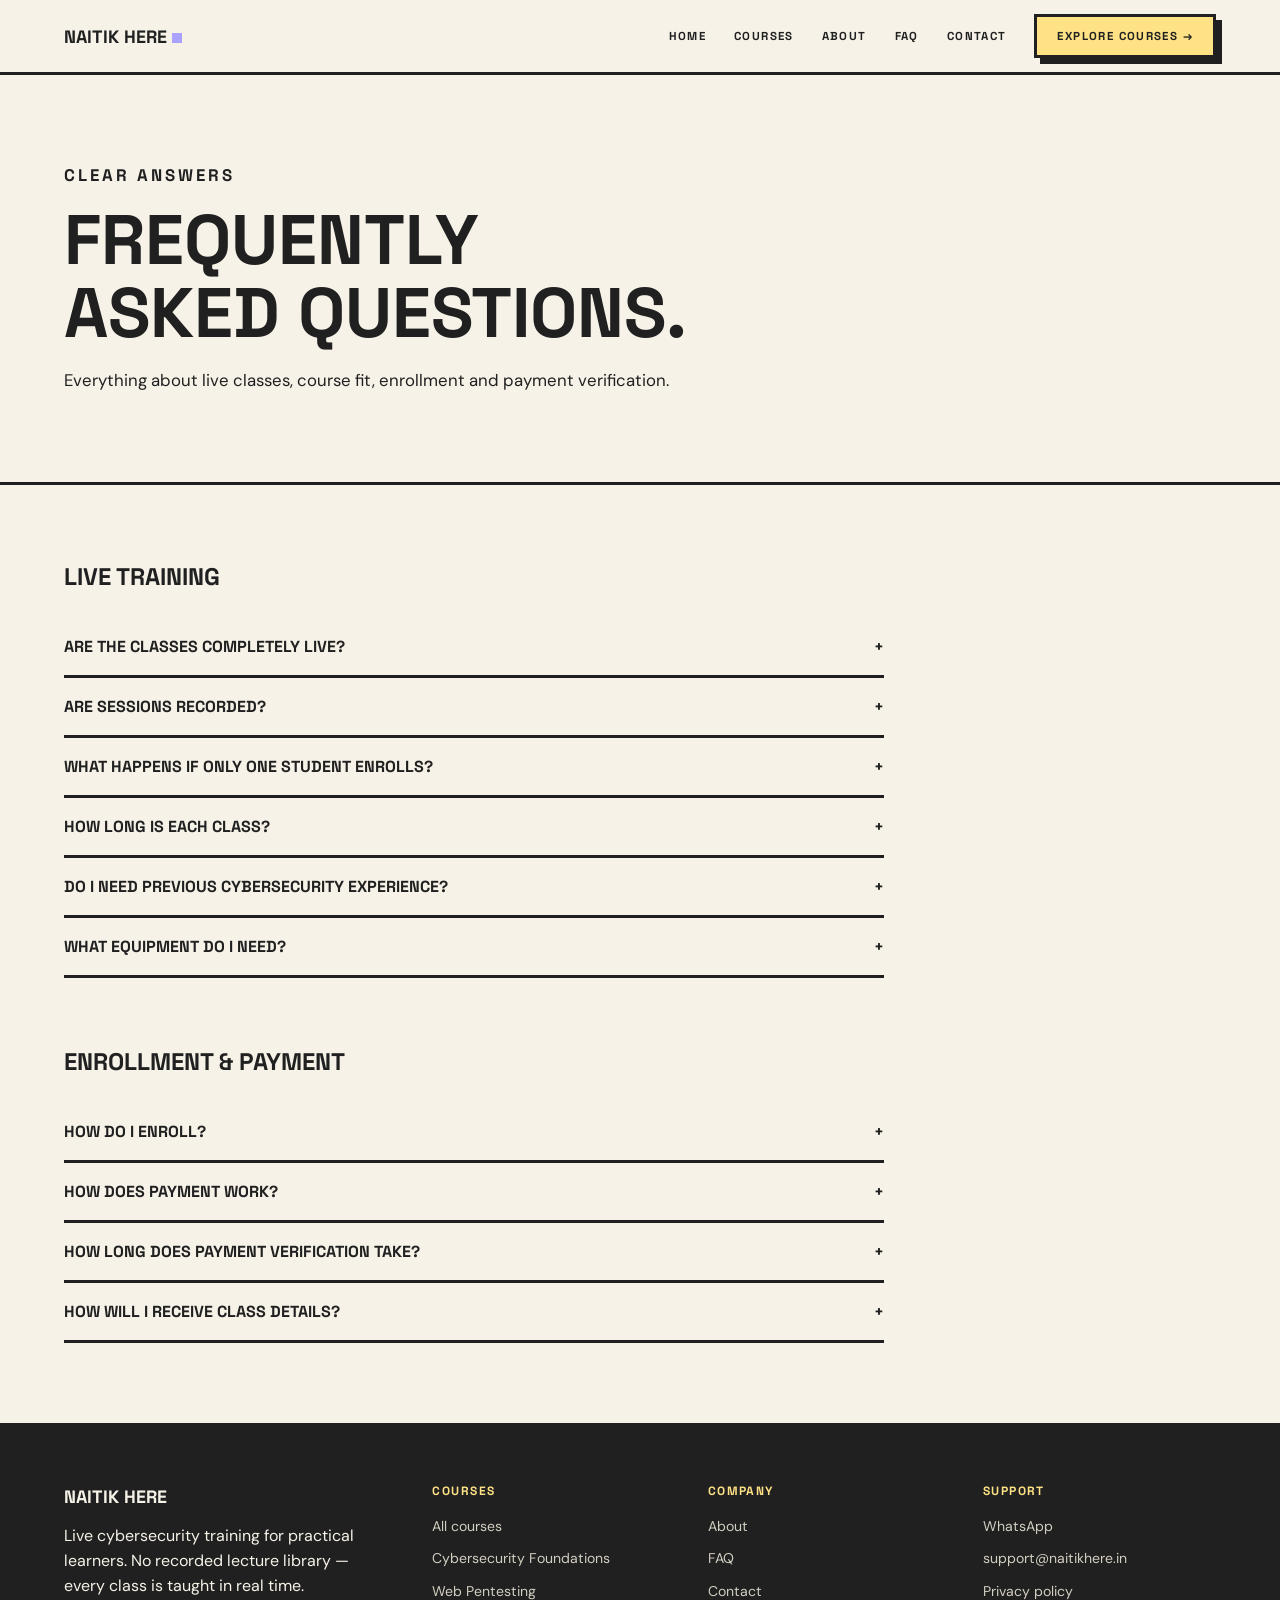
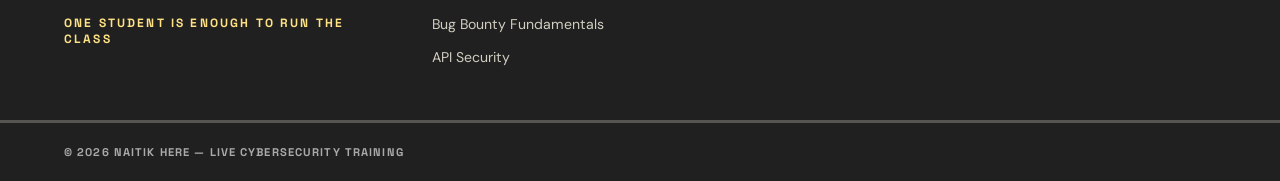
<file: public/static-site/faq/index.html>
<!doctype html><html lang="en"><head><meta charset="utf-8"><meta name="viewport" content="width=device-width, initial-scale=1"><title>FAQ — Live Classes, Enrollment &amp; Payment | Naitik Here</title><meta name="description" content="Answers about live cybersecurity classes, course requirements, enrollment, payment and verification."><link rel="canonical" href="https://learn.naitikhere.in/faq/"><meta property="og:title" content="FAQ — Live Classes, Enrollment &amp; Payment | Naitik Here"><meta property="og:description" content="Answers about live cybersecurity classes, course requirements, enrollment, payment and verification."><meta property="og:type" content="website"><meta property="og:url" content="https://learn.naitikhere.in/faq/"><meta name="twitter:card" content="summary_large_image"><meta name="twitter:title" content="FAQ — Live Classes, Enrollment &amp; Payment | Naitik Here"><meta name="twitter:description" content="Answers about live cybersecurity classes, course requirements, enrollment, payment and verification."><link rel="stylesheet" href="../styles.css"><link rel="icon" href="../assets/favicon.ico"><script type="application/ld+json">{"@context": "https://schema.org", "@type": "FAQPage", "mainEntity": [{"@type": "Question", "name": "Are the classes completely live?", "acceptedAnswer": {"@type": "Answer", "text": "Yes. Every session is conducted live by the instructor at the scheduled time. There is no pre-recorded lecture library."}}, {"@type": "Question", "name": "Are sessions recorded?", "acceptedAnswer": {"@type": "Answer", "text": "The course is designed around attending live. Recordings are not part of the product, so plan to join the scheduled sessions."}}, {"@type": "Question", "name": "What happens if only one student enrolls?", "acceptedAnswer": {"@type": "Answer", "text": "The class still runs live. There is no minimum-student requirement and a batch is never cancelled for low enrollment."}}, {"@type": "Question", "name": "How long is each class?", "acceptedAnswer": {"@type": "Answer", "text": "Each live session runs about 90 minutes, including practical work and questions."}}, {"@type": "Question", "name": "Do I need previous cybersecurity experience?", "acceptedAnswer": {"@type": "Answer", "text": "No advanced experience is required. Basic computer and web familiarity is enough for the beginner-friendly courses."}}, {"@type": "Question", "name": "What equipment do I need?", "acceptedAnswer": {"@type": "Answer", "text": "A laptop or desktop, a stable internet connection, and the willingness to practise alongside the session."}}, {"@type": "Question", "name": "How do I enroll?", "acceptedAnswer": {"@type": "Answer", "text": "Click ENROLL NOW on the course page, enter your details, review the course fee, and complete the payment step."}}, {"@type": "Question", "name": "How does payment work?", "acceptedAnswer": {"@type": "Answer", "text": "You pay the exact course fee via UPI or bank transfer, then submit your payment proof through the enrollment form."}}, {"@type": "Question", "name": "How long does payment verification take?", "acceptedAnswer": {"@type": "Answer", "text": "Verification normally takes up to 24 hours. It is a manual check \u2014 nothing is verified automatically."}}, {"@type": "Question", "name": "How will I receive class details?", "acceptedAnswer": {"@type": "Answer", "text": "Once your payment is verified, class details are shared using the email and WhatsApp number you provided."}}]}</script></head><body><header class="site-header"><div class="wrap header-row"><a class="brand" href="../">NAITIK HERE<i aria-hidden="true"></i></a><nav class="desktop-nav" aria-label="Main"><a href="../">Home</a><a href="../courses/">Courses</a><a href="../about/">About</a><a href="../faq/">FAQ</a><a href="../contact/">Contact</a><a class="btn yellow" href="../courses/">Explore courses →</a></nav><button class="menu" data-menu aria-expanded="false" aria-controls="mobile-nav">☰</button></div><nav class="mobile-nav" id="mobile-nav" data-mobile-nav aria-label="Mobile"><a href="../">Home</a><a href="../courses/">Courses</a><a href="../about/">About</a><a href="../faq/">FAQ</a><a href="../contact/">Contact</a><a class="mobile-cta" href="../courses/">Explore courses →</a></nav></header><main><section class="page-head"><div class="wrap"><p class="eyebrow">Clear answers</p><h1>Frequently<br>asked questions.</h1><p>Everything about live classes, course fit, enrollment and payment verification.</p></div></section><section class="section"><div class="wrap"><h2 style="margin-bottom:28px">Live training</h2><div class="faq-list"><details class="accordion"><summary>Are the classes completely live?</summary><div class="answer">Yes. Every session is conducted live by the instructor at the scheduled time. There is no pre-recorded lecture library.</div></details><details class="accordion"><summary>Are sessions recorded?</summary><div class="answer">The course is designed around attending live. Recordings are not part of the product, so plan to join the scheduled sessions.</div></details><details class="accordion"><summary>What happens if only one student enrolls?</summary><div class="answer">The class still runs live. There is no minimum-student requirement and a batch is never cancelled for low enrollment.</div></details><details class="accordion"><summary>How long is each class?</summary><div class="answer">Each live session runs about 90 minutes, including practical work and questions.</div></details><details class="accordion"><summary>Do I need previous cybersecurity experience?</summary><div class="answer">No advanced experience is required. Basic computer and web familiarity is enough for the beginner-friendly courses.</div></details><details class="accordion"><summary>What equipment do I need?</summary><div class="answer">A laptop or desktop, a stable internet connection, and the willingness to practise alongside the session.</div></details></div><h2 style="margin:72px 0 28px">Enrollment & payment</h2><div class="faq-list"><details class="accordion"><summary>How do I enroll?</summary><div class="answer">Click ENROLL NOW on the course page, enter your details, review the course fee, and complete the payment step.</div></details><details class="accordion"><summary>How does payment work?</summary><div class="answer">You pay the exact course fee via UPI or bank transfer, then submit your payment proof through the enrollment form.</div></details><details class="accordion"><summary>How long does payment verification take?</summary><div class="answer">Verification normally takes up to 24 hours. It is a manual check — nothing is verified automatically.</div></details><details class="accordion"><summary>How will I receive class details?</summary><div class="answer">Once your payment is verified, class details are shared using the email and WhatsApp number you provided.</div></details></div></div></section></main><footer class="site-footer"><div class="wrap footer-grid"><div><div class="brand">NAITIK HERE</div><p>Live cybersecurity training for practical learners. No recorded lecture library — every class is taught in real time.</p><p class="eyebrow" style="color:var(--yellow)">One student is enough to run the class</p></div><div><h3>Courses</h3><ul><li><a href="../courses/">All courses</a></li><li><a href="../courses/cyber-security-foundations/">Cybersecurity Foundations</a></li><li><a href="../courses/web-pentesting/">Web Pentesting</a></li><li><a href="../courses/bug-bounty/">Bug Bounty Fundamentals</a></li><li><a href="../courses/api-security/">API Security</a></li></ul></div><div><h3>Company</h3><ul><li><a href="../about/">About</a></li><li><a href="../faq/">FAQ</a></li><li><a href="../contact/">Contact</a></li></ul></div><div><h3>Support</h3><ul><li><a href="https://wa.me/910000000000">WhatsApp</a></li><li><a href="mailto:support@naitikhere.in">support@naitikhere.in</a></li><li><a href="mailto:support@naitikhere.in?subject=Privacy%20policy%20request">Privacy policy</a></li></ul></div></div><div class="copyright"><div class="wrap">© 2026 Naitik Here — Live cybersecurity training</div></div></footer><div class="modal-backdrop" data-modal role="dialog" aria-modal="true" aria-labelledby="modal-title"><div class="modal"><div class="modal-head"><div class="modal-head-row"><h2 id="modal-title" data-modal-title>Enrollment</h2><button class="close" data-modal-close aria-label="Close enrollment">×</button></div><ol class="steps"><li data-step class="active">01 Details</li><li data-step>02 Price</li><li data-step>03 Payment</li></ol></div><div class="modal-body" data-modal-body></div></div></div><script src="../script.js" defer></script></body></html>
</file>
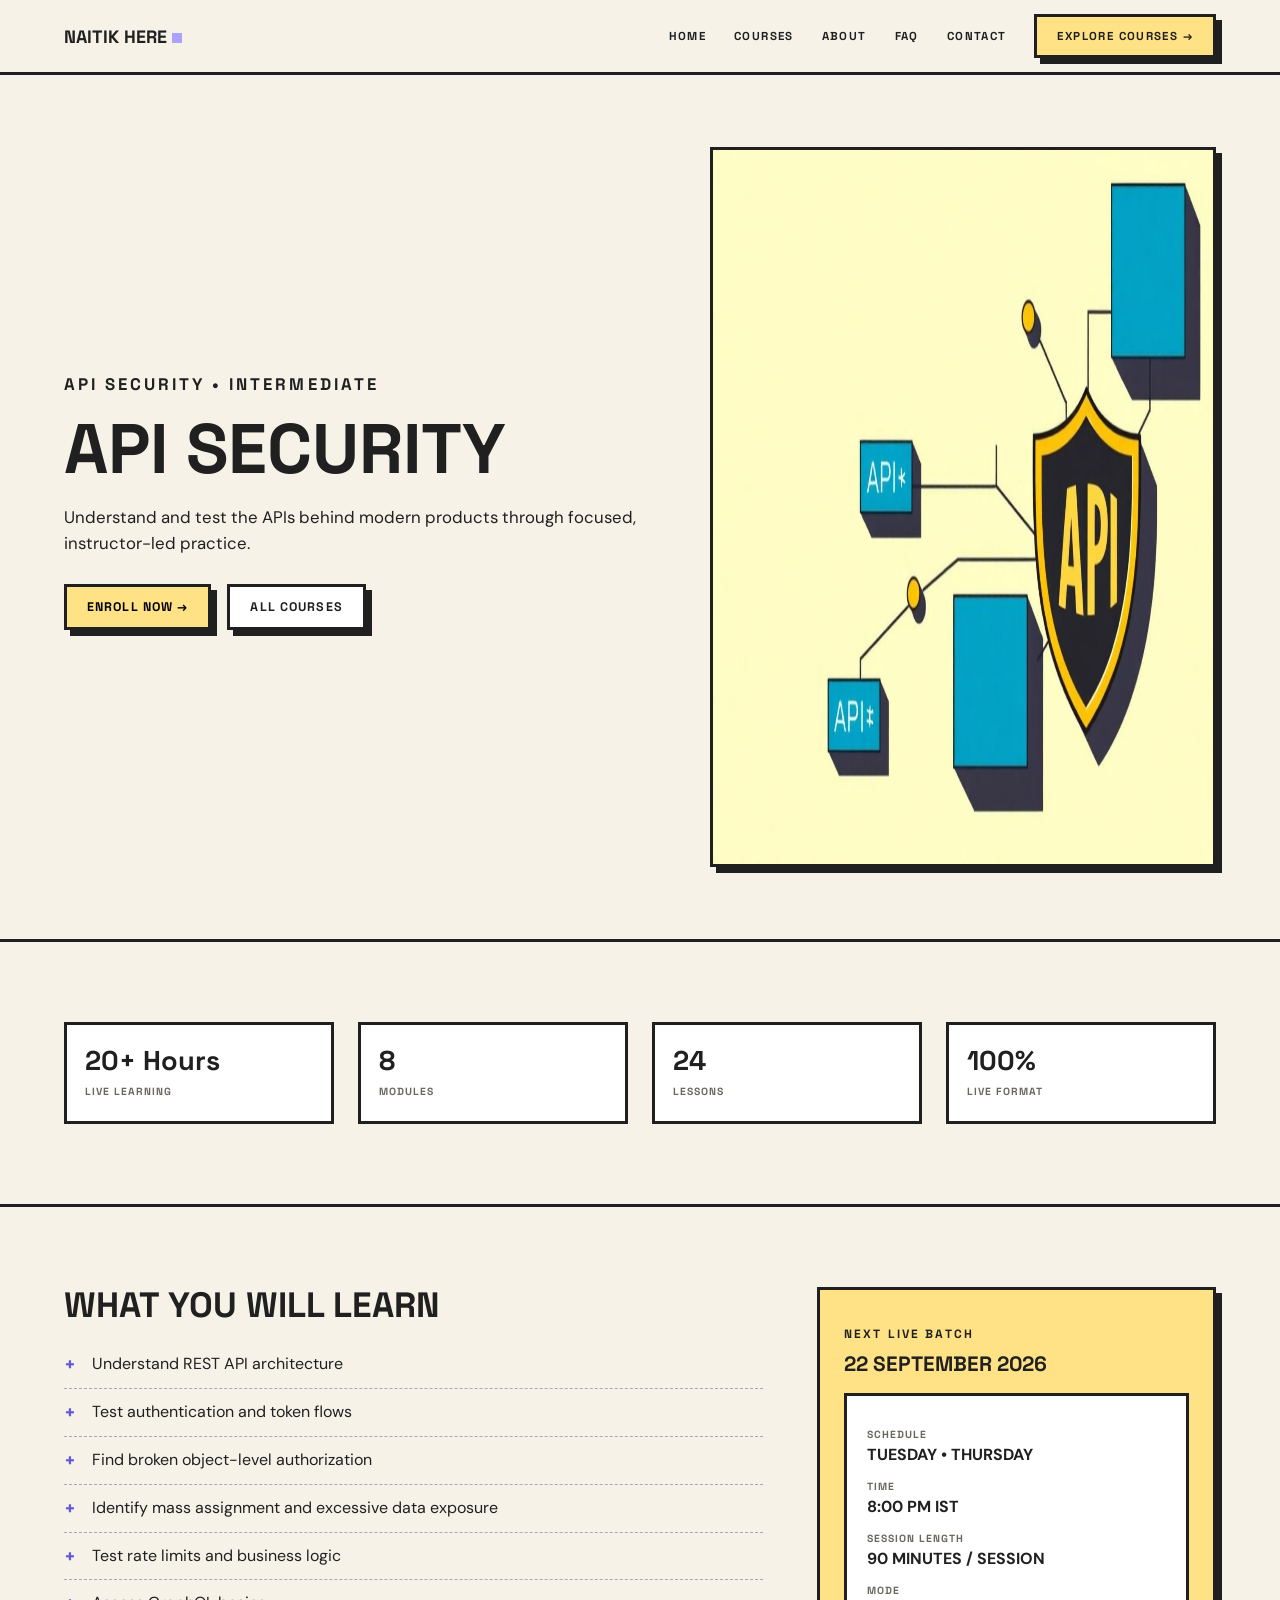
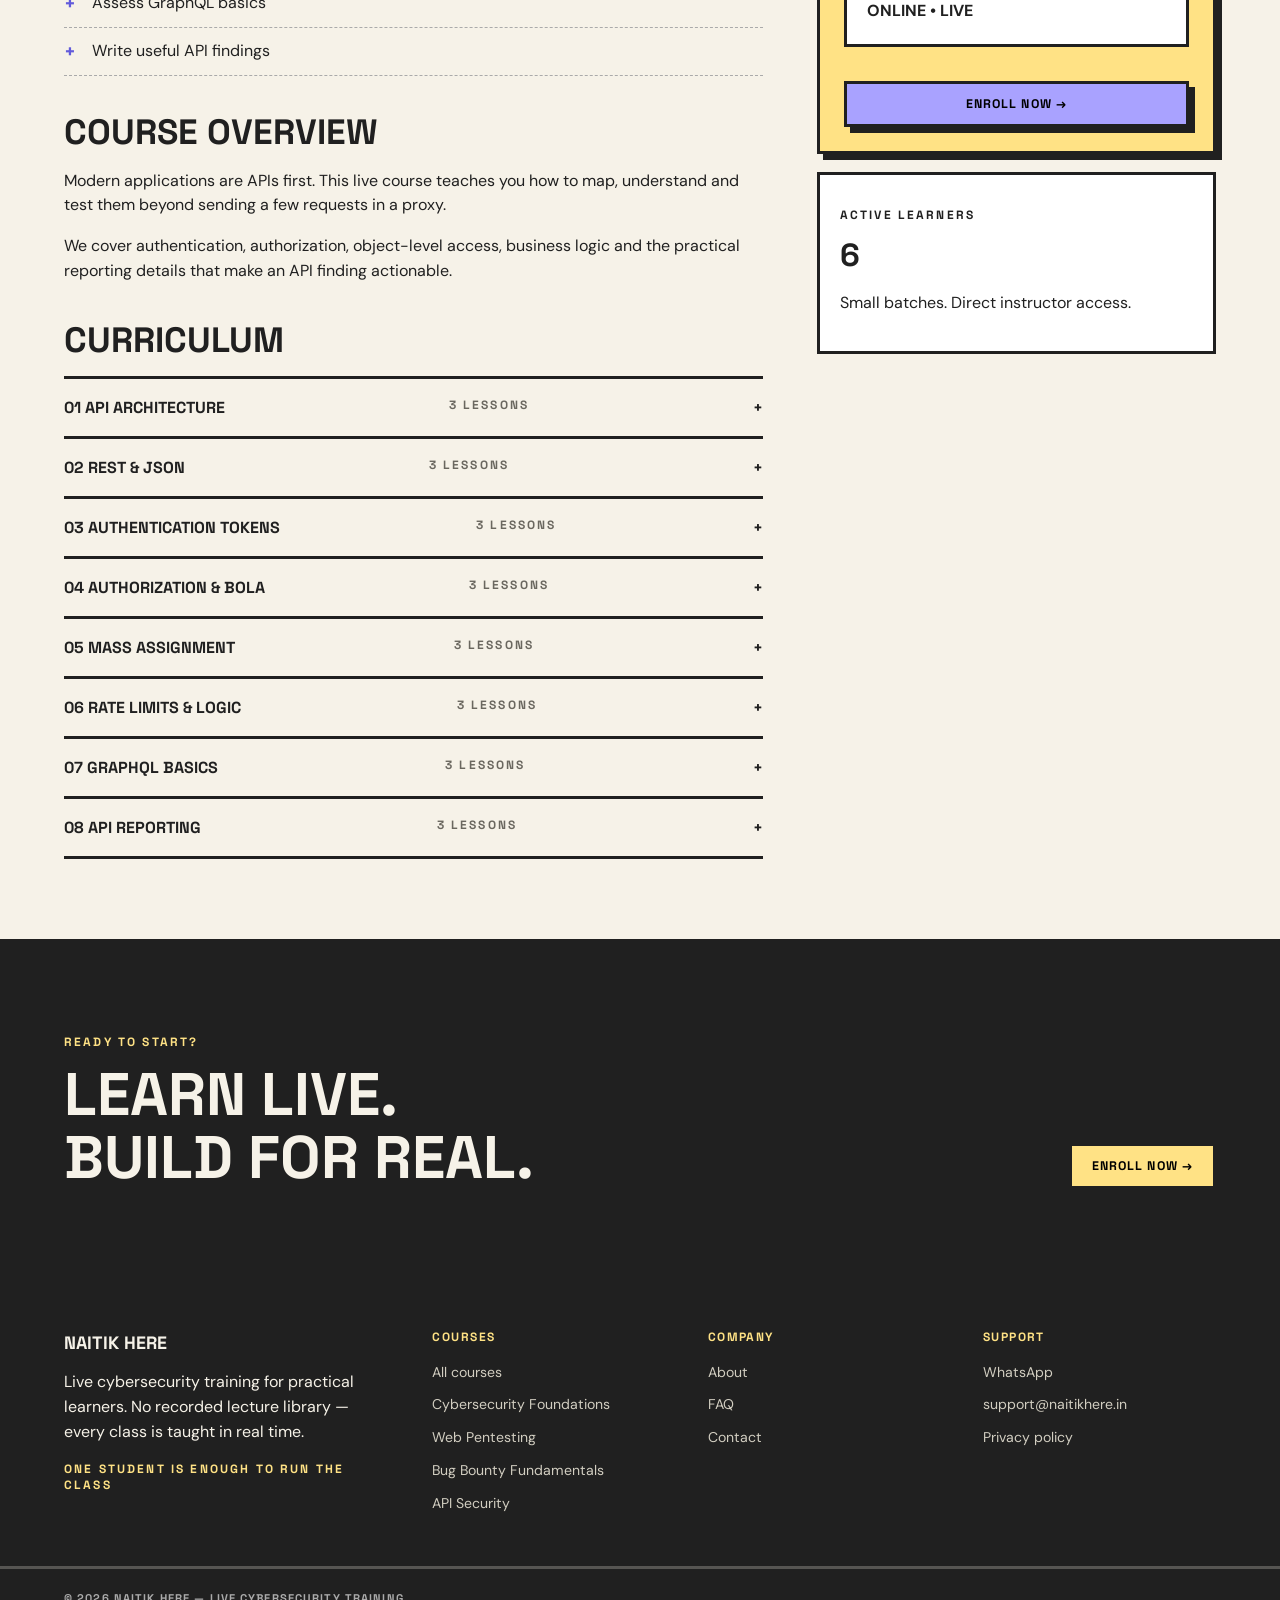
<file: public/static-site/courses/api-security/index.html>
<!doctype html><html lang="en"><head><meta charset="utf-8"><meta name="viewport" content="width=device-width, initial-scale=1"><title>API Security — Live Practical Training | Naitik Here</title><meta name="description" content="Live API security training covering REST, authentication, authorization, business logic, GraphQL and professional API testing."><link rel="canonical" href="https://learn.naitikhere.in/courses/api-security/"><meta property="og:title" content="API Security — Live Practical Training | Naitik Here"><meta property="og:description" content="Live API security training covering REST, authentication, authorization, business logic, GraphQL and professional API testing."><meta property="og:type" content="website"><meta property="og:url" content="https://learn.naitikhere.in/courses/api-security/"><meta name="twitter:card" content="summary_large_image"><meta name="twitter:title" content="API Security — Live Practical Training | Naitik Here"><meta name="twitter:description" content="Live API security training covering REST, authentication, authorization, business logic, GraphQL and professional API testing."><link rel="stylesheet" href="../../styles.css"><link rel="icon" href="../../assets/favicon.ico"><script type="application/ld+json">{"@context": "https://schema.org", "@type": "Course", "name": "API Security", "description": "Live API security training covering REST, authentication, authorization, business logic, GraphQL and professional API testing.", "provider": {"@type": "Person", "name": "Naitik Here"}}</script></head><body><header class="site-header"><div class="wrap header-row"><a class="brand" href="../../">NAITIK HERE<i aria-hidden="true"></i></a><nav class="desktop-nav" aria-label="Main"><a href="../../">Home</a><a href="../../courses/">Courses</a><a href="../../about/">About</a><a href="../../faq/">FAQ</a><a href="../../contact/">Contact</a><a class="btn yellow" href="../../courses/">Explore courses →</a></nav><button class="menu" data-menu aria-expanded="false" aria-controls="mobile-nav">☰</button></div><nav class="mobile-nav" id="mobile-nav" data-mobile-nav aria-label="Mobile"><a href="../../">Home</a><a href="../../courses/">Courses</a><a href="../../about/">About</a><a href="../../faq/">FAQ</a><a href="../../contact/">Contact</a><a class="mobile-cta" href="../../courses/">Explore courses →</a></nav></header><main><section class="page-head"><div class="wrap hero-grid"><div><p class="eyebrow">API Security • Intermediate</p><h1>API Security</h1><p>Understand and test the APIs behind modern products through focused, instructor-led practice.</p><div class="actions"><button class="btn yellow" data-enroll="api-security">Enroll now →</button><a class="btn paper" href="../">All courses</a></div></div><img class="hero-art" src="../../assets/course-api-security.jpg" alt="API Security live practical training course" width="1280" height="720"></div></section><section class="section"><div class="wrap"><div class="stats-grid"><div class="stat"><strong>20+ Hours</strong><span>Live learning</span></div><div class="stat"><strong>8</strong><span>Modules</span></div><div class="stat"><strong>24</strong><span>Lessons</span></div><div class="stat"><strong>100%</strong><span>Live format</span></div></div></div></section><section class="section"><div class="wrap detail-grid"><div><h2>What you will learn</h2><ul class="checks"><li>Understand REST API architecture</li><li>Test authentication and token flows</li><li>Find broken object-level authorization</li><li>Identify mass assignment and excessive data exposure</li><li>Test rate limits and business logic</li><li>Assess GraphQL basics</li><li>Write useful API findings</li></ul><h2>Course overview</h2><p>Modern applications are APIs first. This live course teaches you how to map, understand and test them beyond sending a few requests in a proxy.</p><p>We cover authentication, authorization, object-level access, business logic and the practical reporting details that make an API finding actionable.</p><h2>Curriculum</h2><div class="curriculum"><details class="accordion"><summary>01 API Architecture <span class="eyebrow" style="color:var(--muted)">3 lessons</span></summary><div class="answer"><ul class="lesson-list"><li>Concepts and foundations</li><li>Guided live walkthrough</li><li>Practical exercise</li></ul></div></details><details class="accordion"><summary>02 REST &amp; JSON <span class="eyebrow" style="color:var(--muted)">3 lessons</span></summary><div class="answer"><ul class="lesson-list"><li>Concepts and foundations</li><li>Guided live walkthrough</li><li>Practical exercise</li></ul></div></details><details class="accordion"><summary>03 Authentication Tokens <span class="eyebrow" style="color:var(--muted)">3 lessons</span></summary><div class="answer"><ul class="lesson-list"><li>Concepts and foundations</li><li>Guided live walkthrough</li><li>Practical exercise</li></ul></div></details><details class="accordion"><summary>04 Authorization &amp; BOLA <span class="eyebrow" style="color:var(--muted)">3 lessons</span></summary><div class="answer"><ul class="lesson-list"><li>Concepts and foundations</li><li>Guided live walkthrough</li><li>Practical exercise</li></ul></div></details><details class="accordion"><summary>05 Mass Assignment <span class="eyebrow" style="color:var(--muted)">3 lessons</span></summary><div class="answer"><ul class="lesson-list"><li>Concepts and foundations</li><li>Guided live walkthrough</li><li>Practical exercise</li></ul></div></details><details class="accordion"><summary>06 Rate Limits &amp; Logic <span class="eyebrow" style="color:var(--muted)">3 lessons</span></summary><div class="answer"><ul class="lesson-list"><li>Concepts and foundations</li><li>Guided live walkthrough</li><li>Practical exercise</li></ul></div></details><details class="accordion"><summary>07 GraphQL Basics <span class="eyebrow" style="color:var(--muted)">3 lessons</span></summary><div class="answer"><ul class="lesson-list"><li>Concepts and foundations</li><li>Guided live walkthrough</li><li>Practical exercise</li></ul></div></details><details class="accordion"><summary>08 API Reporting <span class="eyebrow" style="color:var(--muted)">3 lessons</span></summary><div class="answer"><ul class="lesson-list"><li>Concepts and foundations</li><li>Guided live walkthrough</li><li>Practical exercise</li></ul></div></details></div></div><aside class="side"><div class="side-box"><p class="eyebrow">Next live batch</p><h3>22 SEPTEMBER 2026</h3><dl class="schedule"><dt>Schedule</dt><dd>TUESDAY • THURSDAY</dd><dt>Time</dt><dd>8:00 PM IST</dd><dt>Session length</dt><dd>90 MINUTES / SESSION</dd><dt>Mode</dt><dd>ONLINE • LIVE</dd></dl><button class="btn" style="width:100%;margin-top:18px" data-enroll="api-security">Enroll now →</button></div><div class="schedule"><p class="eyebrow">Active learners</p><strong style="font:700 2rem var(--display)">6</strong><p>Small batches. Direct instructor access.</p></div></aside></div></section><section class="section dark"><div class="wrap banner"><div><p class="eyebrow">Ready to start?</p><h2 style="font-size:clamp(36px,5vw,60px);margin-top:14px">Learn live.<br>Build for real.</h2></div><button class="btn yellow" data-enroll="api-security">Enroll now →</button></div></section></main><footer class="site-footer"><div class="wrap footer-grid"><div><div class="brand">NAITIK HERE</div><p>Live cybersecurity training for practical learners. No recorded lecture library — every class is taught in real time.</p><p class="eyebrow" style="color:var(--yellow)">One student is enough to run the class</p></div><div><h3>Courses</h3><ul><li><a href="../../courses/">All courses</a></li><li><a href="../../courses/cyber-security-foundations/">Cybersecurity Foundations</a></li><li><a href="../../courses/web-pentesting/">Web Pentesting</a></li><li><a href="../../courses/bug-bounty/">Bug Bounty Fundamentals</a></li><li><a href="../../courses/api-security/">API Security</a></li></ul></div><div><h3>Company</h3><ul><li><a href="../../about/">About</a></li><li><a href="../../faq/">FAQ</a></li><li><a href="../../contact/">Contact</a></li></ul></div><div><h3>Support</h3><ul><li><a href="https://wa.me/910000000000">WhatsApp</a></li><li><a href="mailto:support@naitikhere.in">support@naitikhere.in</a></li><li><a href="mailto:support@naitikhere.in?subject=Privacy%20policy%20request">Privacy policy</a></li></ul></div></div><div class="copyright"><div class="wrap">© 2026 Naitik Here — Live cybersecurity training</div></div></footer><div class="modal-backdrop" data-modal role="dialog" aria-modal="true" aria-labelledby="modal-title"><div class="modal"><div class="modal-head"><div class="modal-head-row"><h2 id="modal-title" data-modal-title>Enrollment</h2><button class="close" data-modal-close aria-label="Close enrollment">×</button></div><ol class="steps"><li data-step class="active">01 Details</li><li data-step>02 Price</li><li data-step>03 Payment</li></ol></div><div class="modal-body" data-modal-body></div></div></div><script src="../../script.js" defer></script></body></html>
</file>
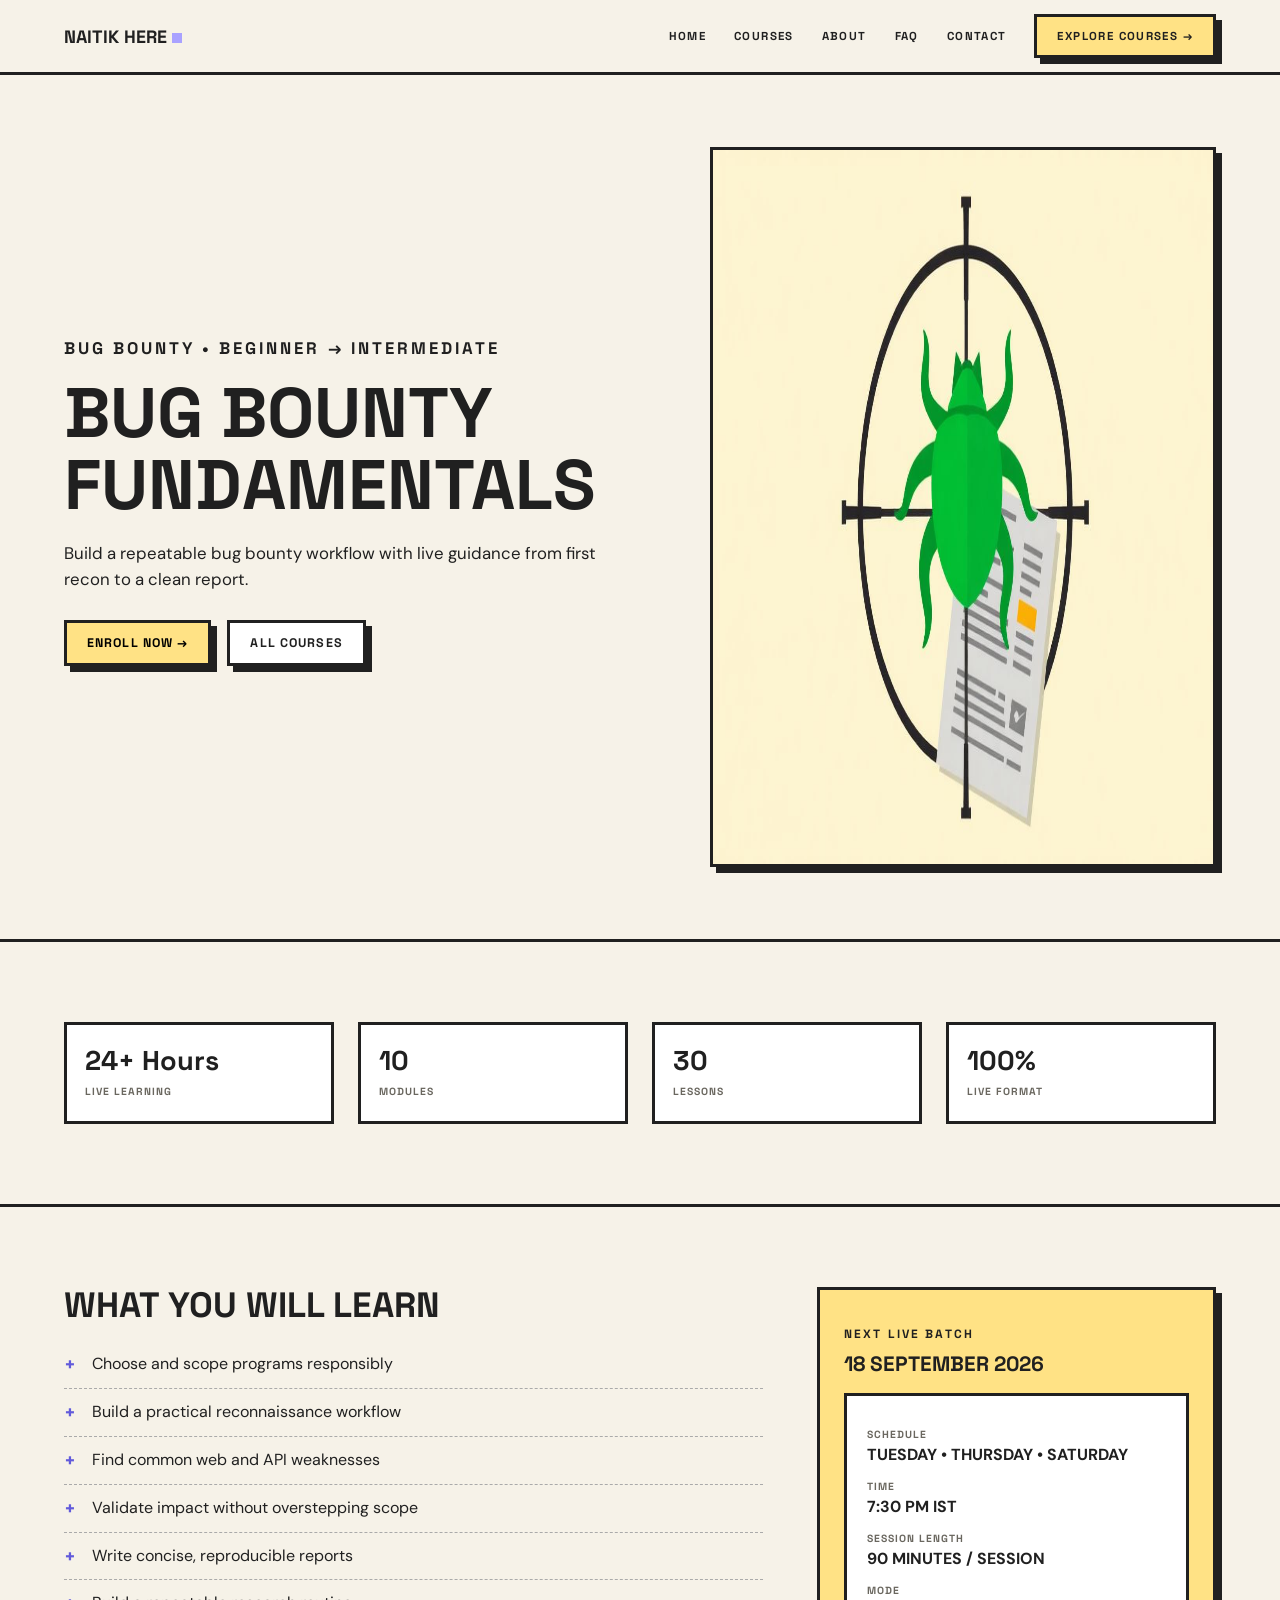
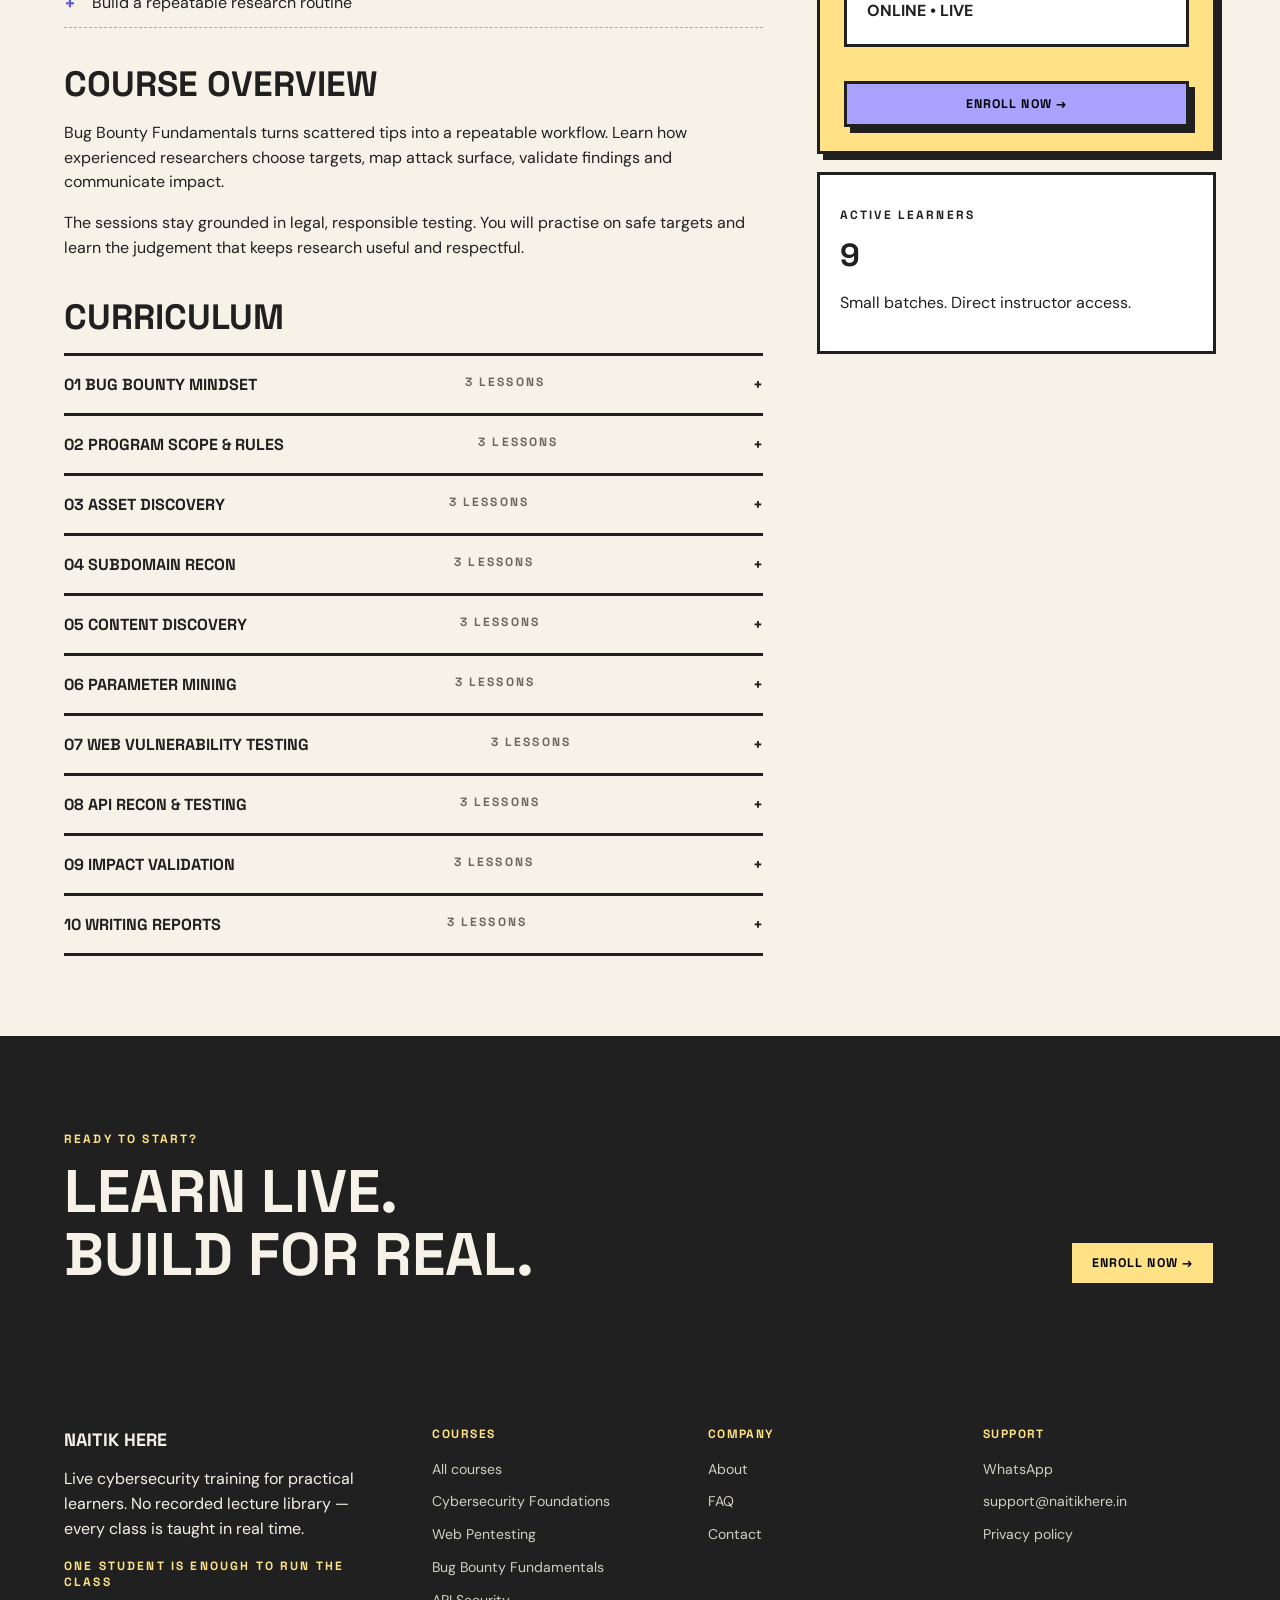
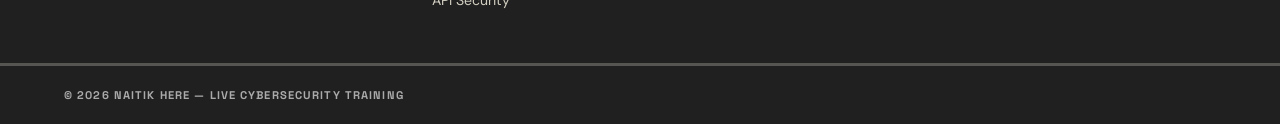
<file: public/static-site/courses/bug-bounty/index.html>
<!doctype html><html lang="en"><head><meta charset="utf-8"><meta name="viewport" content="width=device-width, initial-scale=1"><title>Bug Bounty Fundamentals — Live Practical Training | Naitik Here</title><meta name="description" content="Learn bug bounty fundamentals through live, practical training in recon, web vulnerabilities, validation, impact and responsible disclosure."><link rel="canonical" href="https://learn.naitikhere.in/courses/bug-bounty/"><meta property="og:title" content="Bug Bounty Fundamentals — Live Practical Training | Naitik Here"><meta property="og:description" content="Learn bug bounty fundamentals through live, practical training in recon, web vulnerabilities, validation, impact and responsible disclosure."><meta property="og:type" content="website"><meta property="og:url" content="https://learn.naitikhere.in/courses/bug-bounty/"><meta name="twitter:card" content="summary_large_image"><meta name="twitter:title" content="Bug Bounty Fundamentals — Live Practical Training | Naitik Here"><meta name="twitter:description" content="Learn bug bounty fundamentals through live, practical training in recon, web vulnerabilities, validation, impact and responsible disclosure."><link rel="stylesheet" href="../../styles.css"><link rel="icon" href="../../assets/favicon.ico"><script type="application/ld+json">{"@context": "https://schema.org", "@type": "Course", "name": "Bug Bounty Fundamentals", "description": "Learn bug bounty fundamentals through live, practical training in recon, web vulnerabilities, validation, impact and responsible disclosure.", "provider": {"@type": "Person", "name": "Naitik Here"}}</script></head><body><header class="site-header"><div class="wrap header-row"><a class="brand" href="../../">NAITIK HERE<i aria-hidden="true"></i></a><nav class="desktop-nav" aria-label="Main"><a href="../../">Home</a><a href="../../courses/">Courses</a><a href="../../about/">About</a><a href="../../faq/">FAQ</a><a href="../../contact/">Contact</a><a class="btn yellow" href="../../courses/">Explore courses →</a></nav><button class="menu" data-menu aria-expanded="false" aria-controls="mobile-nav">☰</button></div><nav class="mobile-nav" id="mobile-nav" data-mobile-nav aria-label="Mobile"><a href="../../">Home</a><a href="../../courses/">Courses</a><a href="../../about/">About</a><a href="../../faq/">FAQ</a><a href="../../contact/">Contact</a><a class="mobile-cta" href="../../courses/">Explore courses →</a></nav></header><main><section class="page-head"><div class="wrap hero-grid"><div><p class="eyebrow">Bug Bounty • Beginner → Intermediate</p><h1>Bug Bounty Fundamentals</h1><p>Build a repeatable bug bounty workflow with live guidance from first recon to a clean report.</p><div class="actions"><button class="btn yellow" data-enroll="bug-bounty">Enroll now →</button><a class="btn paper" href="../">All courses</a></div></div><img class="hero-art" src="../../assets/course-bug-bounty.jpg" alt="Bug Bounty Fundamentals live practical training course" width="1280" height="720"></div></section><section class="section"><div class="wrap"><div class="stats-grid"><div class="stat"><strong>24+ Hours</strong><span>Live learning</span></div><div class="stat"><strong>10</strong><span>Modules</span></div><div class="stat"><strong>30</strong><span>Lessons</span></div><div class="stat"><strong>100%</strong><span>Live format</span></div></div></div></section><section class="section"><div class="wrap detail-grid"><div><h2>What you will learn</h2><ul class="checks"><li>Choose and scope programs responsibly</li><li>Build a practical reconnaissance workflow</li><li>Find common web and API weaknesses</li><li>Validate impact without overstepping scope</li><li>Write concise, reproducible reports</li><li>Build a repeatable research routine</li></ul><h2>Course overview</h2><p>Bug Bounty Fundamentals turns scattered tips into a repeatable workflow. Learn how experienced researchers choose targets, map attack surface, validate findings and communicate impact.</p><p>The sessions stay grounded in legal, responsible testing. You will practise on safe targets and learn the judgement that keeps research useful and respectful.</p><h2>Curriculum</h2><div class="curriculum"><details class="accordion"><summary>01 Bug Bounty Mindset <span class="eyebrow" style="color:var(--muted)">3 lessons</span></summary><div class="answer"><ul class="lesson-list"><li>Concepts and foundations</li><li>Guided live walkthrough</li><li>Practical exercise</li></ul></div></details><details class="accordion"><summary>02 Program Scope &amp; Rules <span class="eyebrow" style="color:var(--muted)">3 lessons</span></summary><div class="answer"><ul class="lesson-list"><li>Concepts and foundations</li><li>Guided live walkthrough</li><li>Practical exercise</li></ul></div></details><details class="accordion"><summary>03 Asset Discovery <span class="eyebrow" style="color:var(--muted)">3 lessons</span></summary><div class="answer"><ul class="lesson-list"><li>Concepts and foundations</li><li>Guided live walkthrough</li><li>Practical exercise</li></ul></div></details><details class="accordion"><summary>04 Subdomain Recon <span class="eyebrow" style="color:var(--muted)">3 lessons</span></summary><div class="answer"><ul class="lesson-list"><li>Concepts and foundations</li><li>Guided live walkthrough</li><li>Practical exercise</li></ul></div></details><details class="accordion"><summary>05 Content Discovery <span class="eyebrow" style="color:var(--muted)">3 lessons</span></summary><div class="answer"><ul class="lesson-list"><li>Concepts and foundations</li><li>Guided live walkthrough</li><li>Practical exercise</li></ul></div></details><details class="accordion"><summary>06 Parameter Mining <span class="eyebrow" style="color:var(--muted)">3 lessons</span></summary><div class="answer"><ul class="lesson-list"><li>Concepts and foundations</li><li>Guided live walkthrough</li><li>Practical exercise</li></ul></div></details><details class="accordion"><summary>07 Web Vulnerability Testing <span class="eyebrow" style="color:var(--muted)">3 lessons</span></summary><div class="answer"><ul class="lesson-list"><li>Concepts and foundations</li><li>Guided live walkthrough</li><li>Practical exercise</li></ul></div></details><details class="accordion"><summary>08 API Recon &amp; Testing <span class="eyebrow" style="color:var(--muted)">3 lessons</span></summary><div class="answer"><ul class="lesson-list"><li>Concepts and foundations</li><li>Guided live walkthrough</li><li>Practical exercise</li></ul></div></details><details class="accordion"><summary>09 Impact Validation <span class="eyebrow" style="color:var(--muted)">3 lessons</span></summary><div class="answer"><ul class="lesson-list"><li>Concepts and foundations</li><li>Guided live walkthrough</li><li>Practical exercise</li></ul></div></details><details class="accordion"><summary>10 Writing Reports <span class="eyebrow" style="color:var(--muted)">3 lessons</span></summary><div class="answer"><ul class="lesson-list"><li>Concepts and foundations</li><li>Guided live walkthrough</li><li>Practical exercise</li></ul></div></details></div></div><aside class="side"><div class="side-box"><p class="eyebrow">Next live batch</p><h3>18 SEPTEMBER 2026</h3><dl class="schedule"><dt>Schedule</dt><dd>TUESDAY • THURSDAY • SATURDAY</dd><dt>Time</dt><dd>7:30 PM IST</dd><dt>Session length</dt><dd>90 MINUTES / SESSION</dd><dt>Mode</dt><dd>ONLINE • LIVE</dd></dl><button class="btn" style="width:100%;margin-top:18px" data-enroll="bug-bounty">Enroll now →</button></div><div class="schedule"><p class="eyebrow">Active learners</p><strong style="font:700 2rem var(--display)">9</strong><p>Small batches. Direct instructor access.</p></div></aside></div></section><section class="section dark"><div class="wrap banner"><div><p class="eyebrow">Ready to start?</p><h2 style="font-size:clamp(36px,5vw,60px);margin-top:14px">Learn live.<br>Build for real.</h2></div><button class="btn yellow" data-enroll="bug-bounty">Enroll now →</button></div></section></main><footer class="site-footer"><div class="wrap footer-grid"><div><div class="brand">NAITIK HERE</div><p>Live cybersecurity training for practical learners. No recorded lecture library — every class is taught in real time.</p><p class="eyebrow" style="color:var(--yellow)">One student is enough to run the class</p></div><div><h3>Courses</h3><ul><li><a href="../../courses/">All courses</a></li><li><a href="../../courses/cyber-security-foundations/">Cybersecurity Foundations</a></li><li><a href="../../courses/web-pentesting/">Web Pentesting</a></li><li><a href="../../courses/bug-bounty/">Bug Bounty Fundamentals</a></li><li><a href="../../courses/api-security/">API Security</a></li></ul></div><div><h3>Company</h3><ul><li><a href="../../about/">About</a></li><li><a href="../../faq/">FAQ</a></li><li><a href="../../contact/">Contact</a></li></ul></div><div><h3>Support</h3><ul><li><a href="https://wa.me/910000000000">WhatsApp</a></li><li><a href="mailto:support@naitikhere.in">support@naitikhere.in</a></li><li><a href="mailto:support@naitikhere.in?subject=Privacy%20policy%20request">Privacy policy</a></li></ul></div></div><div class="copyright"><div class="wrap">© 2026 Naitik Here — Live cybersecurity training</div></div></footer><div class="modal-backdrop" data-modal role="dialog" aria-modal="true" aria-labelledby="modal-title"><div class="modal"><div class="modal-head"><div class="modal-head-row"><h2 id="modal-title" data-modal-title>Enrollment</h2><button class="close" data-modal-close aria-label="Close enrollment">×</button></div><ol class="steps"><li data-step class="active">01 Details</li><li data-step>02 Price</li><li data-step>03 Payment</li></ol></div><div class="modal-body" data-modal-body></div></div></div><script src="../../script.js" defer></script></body></html>
</file>
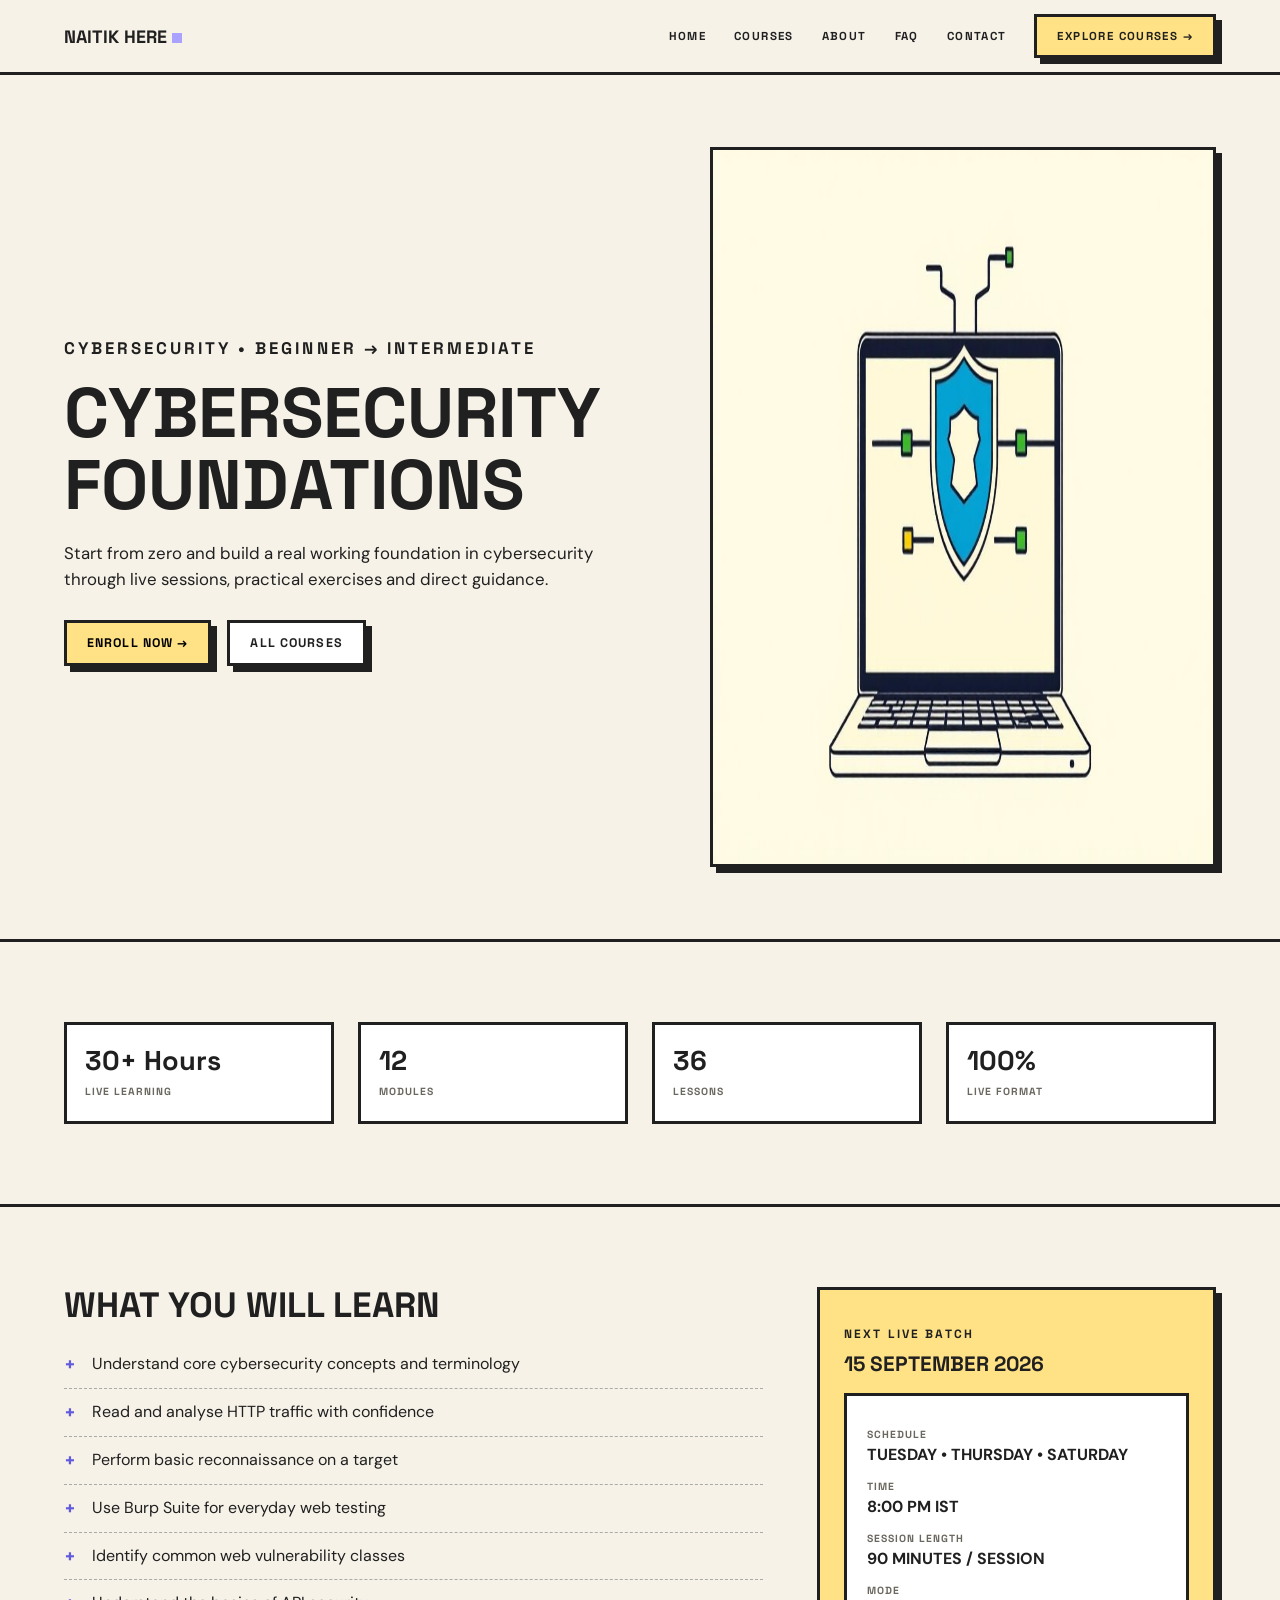
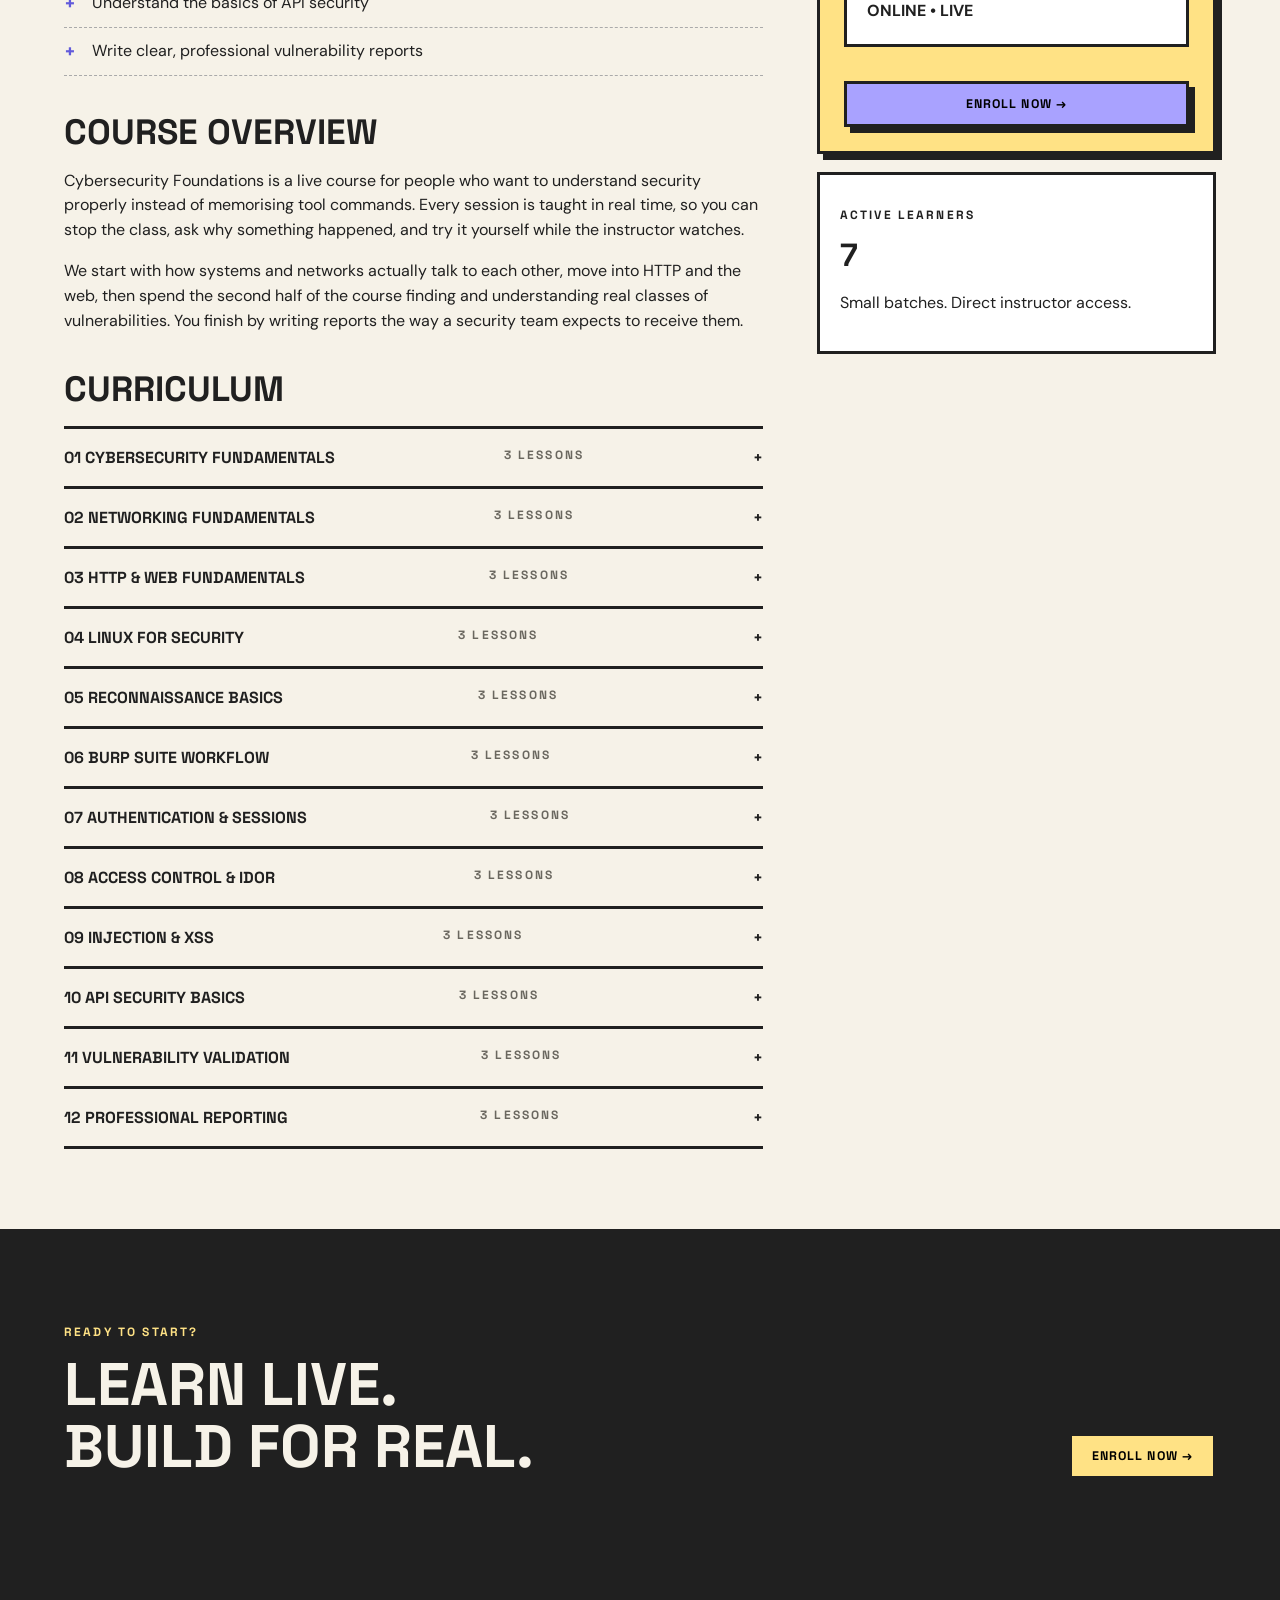
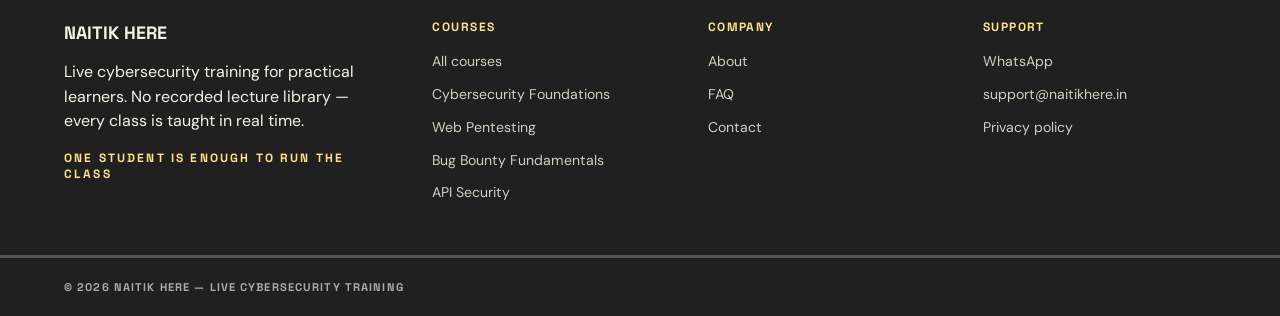
<file: public/static-site/courses/cyber-security-foundations/index.html>
<!doctype html><html lang="en"><head><meta charset="utf-8"><meta name="viewport" content="width=device-width, initial-scale=1"><title>Cybersecurity Foundations — Live Practical Training | Naitik Here</title><meta name="description" content="A live, instructor-led cybersecurity foundations course covering networking, HTTP, reconnaissance, common web vulnerabilities and professional reporting."><link rel="canonical" href="https://learn.naitikhere.in/courses/cyber-security-foundations/"><meta property="og:title" content="Cybersecurity Foundations — Live Practical Training | Naitik Here"><meta property="og:description" content="A live, instructor-led cybersecurity foundations course covering networking, HTTP, reconnaissance, common web vulnerabilities and professional reporting."><meta property="og:type" content="website"><meta property="og:url" content="https://learn.naitikhere.in/courses/cyber-security-foundations/"><meta name="twitter:card" content="summary_large_image"><meta name="twitter:title" content="Cybersecurity Foundations — Live Practical Training | Naitik Here"><meta name="twitter:description" content="A live, instructor-led cybersecurity foundations course covering networking, HTTP, reconnaissance, common web vulnerabilities and professional reporting."><link rel="stylesheet" href="../../styles.css"><link rel="icon" href="../../assets/favicon.ico"><script type="application/ld+json">{"@context": "https://schema.org", "@type": "Course", "name": "Cybersecurity Foundations", "description": "A live, instructor-led cybersecurity foundations course covering networking, HTTP, reconnaissance, common web vulnerabilities and professional reporting.", "provider": {"@type": "Person", "name": "Naitik Here"}}</script></head><body><header class="site-header"><div class="wrap header-row"><a class="brand" href="../../">NAITIK HERE<i aria-hidden="true"></i></a><nav class="desktop-nav" aria-label="Main"><a href="../../">Home</a><a href="../../courses/">Courses</a><a href="../../about/">About</a><a href="../../faq/">FAQ</a><a href="../../contact/">Contact</a><a class="btn yellow" href="../../courses/">Explore courses →</a></nav><button class="menu" data-menu aria-expanded="false" aria-controls="mobile-nav">☰</button></div><nav class="mobile-nav" id="mobile-nav" data-mobile-nav aria-label="Mobile"><a href="../../">Home</a><a href="../../courses/">Courses</a><a href="../../about/">About</a><a href="../../faq/">FAQ</a><a href="../../contact/">Contact</a><a class="mobile-cta" href="../../courses/">Explore courses →</a></nav></header><main><section class="page-head"><div class="wrap hero-grid"><div><p class="eyebrow">Cybersecurity • Beginner → Intermediate</p><h1>Cybersecurity Foundations</h1><p>Start from zero and build a real working foundation in cybersecurity through live sessions, practical exercises and direct guidance.</p><div class="actions"><button class="btn yellow" data-enroll="cyber-security-foundations">Enroll now →</button><a class="btn paper" href="../">All courses</a></div></div><img class="hero-art" src="../../assets/course-cyber-foundations.jpg" alt="Cybersecurity Foundations live practical training course" width="1280" height="720"></div></section><section class="section"><div class="wrap"><div class="stats-grid"><div class="stat"><strong>30+ Hours</strong><span>Live learning</span></div><div class="stat"><strong>12</strong><span>Modules</span></div><div class="stat"><strong>36</strong><span>Lessons</span></div><div class="stat"><strong>100%</strong><span>Live format</span></div></div></div></section><section class="section"><div class="wrap detail-grid"><div><h2>What you will learn</h2><ul class="checks"><li>Understand core cybersecurity concepts and terminology</li><li>Read and analyse HTTP traffic with confidence</li><li>Perform basic reconnaissance on a target</li><li>Use Burp Suite for everyday web testing</li><li>Identify common web vulnerability classes</li><li>Understand the basics of API security</li><li>Write clear, professional vulnerability reports</li></ul><h2>Course overview</h2><p>Cybersecurity Foundations is a live course for people who want to understand security properly instead of memorising tool commands. Every session is taught in real time, so you can stop the class, ask why something happened, and try it yourself while the instructor watches.</p><p>We start with how systems and networks actually talk to each other, move into HTTP and the web, then spend the second half of the course finding and understanding real classes of vulnerabilities. You finish by writing reports the way a security team expects to receive them.</p><h2>Curriculum</h2><div class="curriculum"><details class="accordion"><summary>01 Cybersecurity Fundamentals <span class="eyebrow" style="color:var(--muted)">3 lessons</span></summary><div class="answer"><ul class="lesson-list"><li>Concepts and foundations</li><li>Guided live walkthrough</li><li>Practical exercise</li></ul></div></details><details class="accordion"><summary>02 Networking Fundamentals <span class="eyebrow" style="color:var(--muted)">3 lessons</span></summary><div class="answer"><ul class="lesson-list"><li>Concepts and foundations</li><li>Guided live walkthrough</li><li>Practical exercise</li></ul></div></details><details class="accordion"><summary>03 HTTP &amp; Web Fundamentals <span class="eyebrow" style="color:var(--muted)">3 lessons</span></summary><div class="answer"><ul class="lesson-list"><li>Concepts and foundations</li><li>Guided live walkthrough</li><li>Practical exercise</li></ul></div></details><details class="accordion"><summary>04 Linux for Security <span class="eyebrow" style="color:var(--muted)">3 lessons</span></summary><div class="answer"><ul class="lesson-list"><li>Concepts and foundations</li><li>Guided live walkthrough</li><li>Practical exercise</li></ul></div></details><details class="accordion"><summary>05 Reconnaissance Basics <span class="eyebrow" style="color:var(--muted)">3 lessons</span></summary><div class="answer"><ul class="lesson-list"><li>Concepts and foundations</li><li>Guided live walkthrough</li><li>Practical exercise</li></ul></div></details><details class="accordion"><summary>06 Burp Suite Workflow <span class="eyebrow" style="color:var(--muted)">3 lessons</span></summary><div class="answer"><ul class="lesson-list"><li>Concepts and foundations</li><li>Guided live walkthrough</li><li>Practical exercise</li></ul></div></details><details class="accordion"><summary>07 Authentication &amp; Sessions <span class="eyebrow" style="color:var(--muted)">3 lessons</span></summary><div class="answer"><ul class="lesson-list"><li>Concepts and foundations</li><li>Guided live walkthrough</li><li>Practical exercise</li></ul></div></details><details class="accordion"><summary>08 Access Control &amp; IDOR <span class="eyebrow" style="color:var(--muted)">3 lessons</span></summary><div class="answer"><ul class="lesson-list"><li>Concepts and foundations</li><li>Guided live walkthrough</li><li>Practical exercise</li></ul></div></details><details class="accordion"><summary>09 Injection &amp; XSS <span class="eyebrow" style="color:var(--muted)">3 lessons</span></summary><div class="answer"><ul class="lesson-list"><li>Concepts and foundations</li><li>Guided live walkthrough</li><li>Practical exercise</li></ul></div></details><details class="accordion"><summary>10 API Security Basics <span class="eyebrow" style="color:var(--muted)">3 lessons</span></summary><div class="answer"><ul class="lesson-list"><li>Concepts and foundations</li><li>Guided live walkthrough</li><li>Practical exercise</li></ul></div></details><details class="accordion"><summary>11 Vulnerability Validation <span class="eyebrow" style="color:var(--muted)">3 lessons</span></summary><div class="answer"><ul class="lesson-list"><li>Concepts and foundations</li><li>Guided live walkthrough</li><li>Practical exercise</li></ul></div></details><details class="accordion"><summary>12 Professional Reporting <span class="eyebrow" style="color:var(--muted)">3 lessons</span></summary><div class="answer"><ul class="lesson-list"><li>Concepts and foundations</li><li>Guided live walkthrough</li><li>Practical exercise</li></ul></div></details></div></div><aside class="side"><div class="side-box"><p class="eyebrow">Next live batch</p><h3>15 SEPTEMBER 2026</h3><dl class="schedule"><dt>Schedule</dt><dd>TUESDAY • THURSDAY • SATURDAY</dd><dt>Time</dt><dd>8:00 PM IST</dd><dt>Session length</dt><dd>90 MINUTES / SESSION</dd><dt>Mode</dt><dd>ONLINE • LIVE</dd></dl><button class="btn" style="width:100%;margin-top:18px" data-enroll="cyber-security-foundations">Enroll now →</button></div><div class="schedule"><p class="eyebrow">Active learners</p><strong style="font:700 2rem var(--display)">7</strong><p>Small batches. Direct instructor access.</p></div></aside></div></section><section class="section dark"><div class="wrap banner"><div><p class="eyebrow">Ready to start?</p><h2 style="font-size:clamp(36px,5vw,60px);margin-top:14px">Learn live.<br>Build for real.</h2></div><button class="btn yellow" data-enroll="cyber-security-foundations">Enroll now →</button></div></section></main><footer class="site-footer"><div class="wrap footer-grid"><div><div class="brand">NAITIK HERE</div><p>Live cybersecurity training for practical learners. No recorded lecture library — every class is taught in real time.</p><p class="eyebrow" style="color:var(--yellow)">One student is enough to run the class</p></div><div><h3>Courses</h3><ul><li><a href="../../courses/">All courses</a></li><li><a href="../../courses/cyber-security-foundations/">Cybersecurity Foundations</a></li><li><a href="../../courses/web-pentesting/">Web Pentesting</a></li><li><a href="../../courses/bug-bounty/">Bug Bounty Fundamentals</a></li><li><a href="../../courses/api-security/">API Security</a></li></ul></div><div><h3>Company</h3><ul><li><a href="../../about/">About</a></li><li><a href="../../faq/">FAQ</a></li><li><a href="../../contact/">Contact</a></li></ul></div><div><h3>Support</h3><ul><li><a href="https://wa.me/910000000000">WhatsApp</a></li><li><a href="mailto:support@naitikhere.in">support@naitikhere.in</a></li><li><a href="mailto:support@naitikhere.in?subject=Privacy%20policy%20request">Privacy policy</a></li></ul></div></div><div class="copyright"><div class="wrap">© 2026 Naitik Here — Live cybersecurity training</div></div></footer><div class="modal-backdrop" data-modal role="dialog" aria-modal="true" aria-labelledby="modal-title"><div class="modal"><div class="modal-head"><div class="modal-head-row"><h2 id="modal-title" data-modal-title>Enrollment</h2><button class="close" data-modal-close aria-label="Close enrollment">×</button></div><ol class="steps"><li data-step class="active">01 Details</li><li data-step>02 Price</li><li data-step>03 Payment</li></ol></div><div class="modal-body" data-modal-body></div></div></div><script src="../../script.js" defer></script></body></html>
</file>
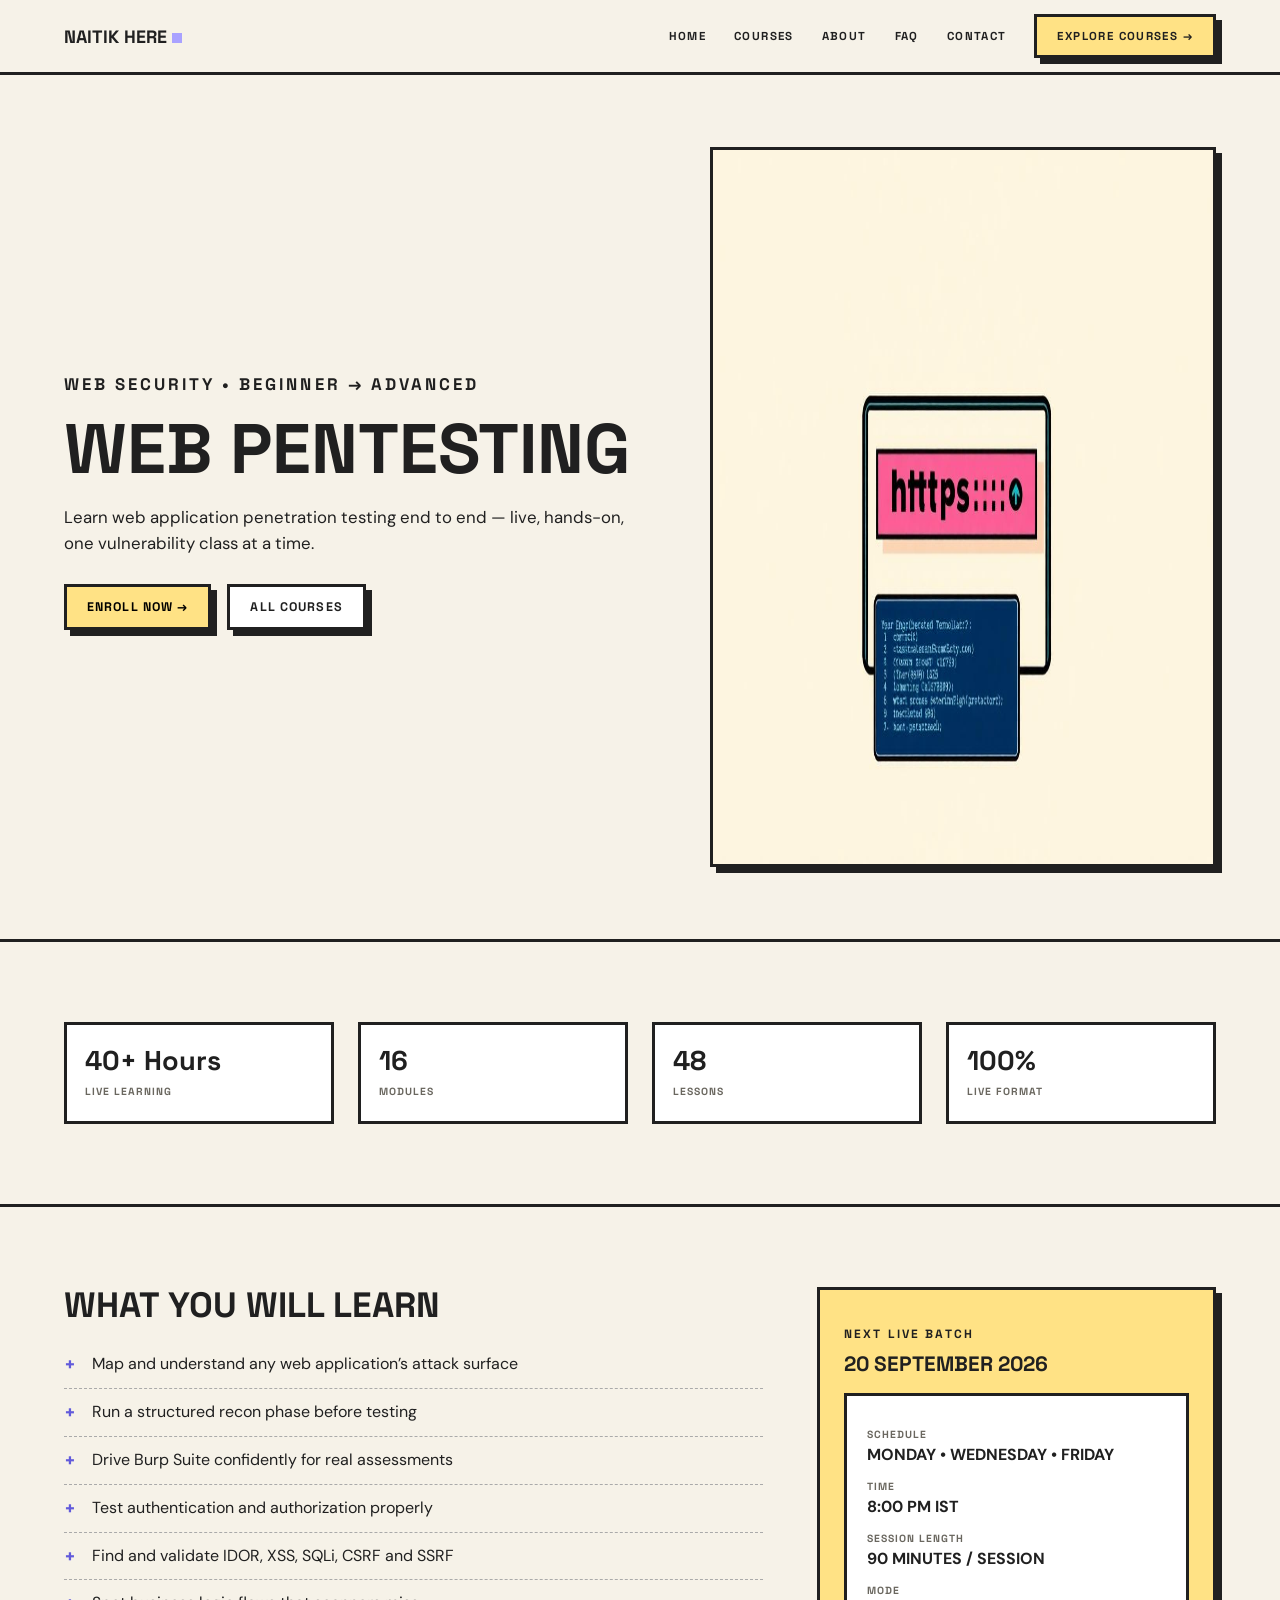
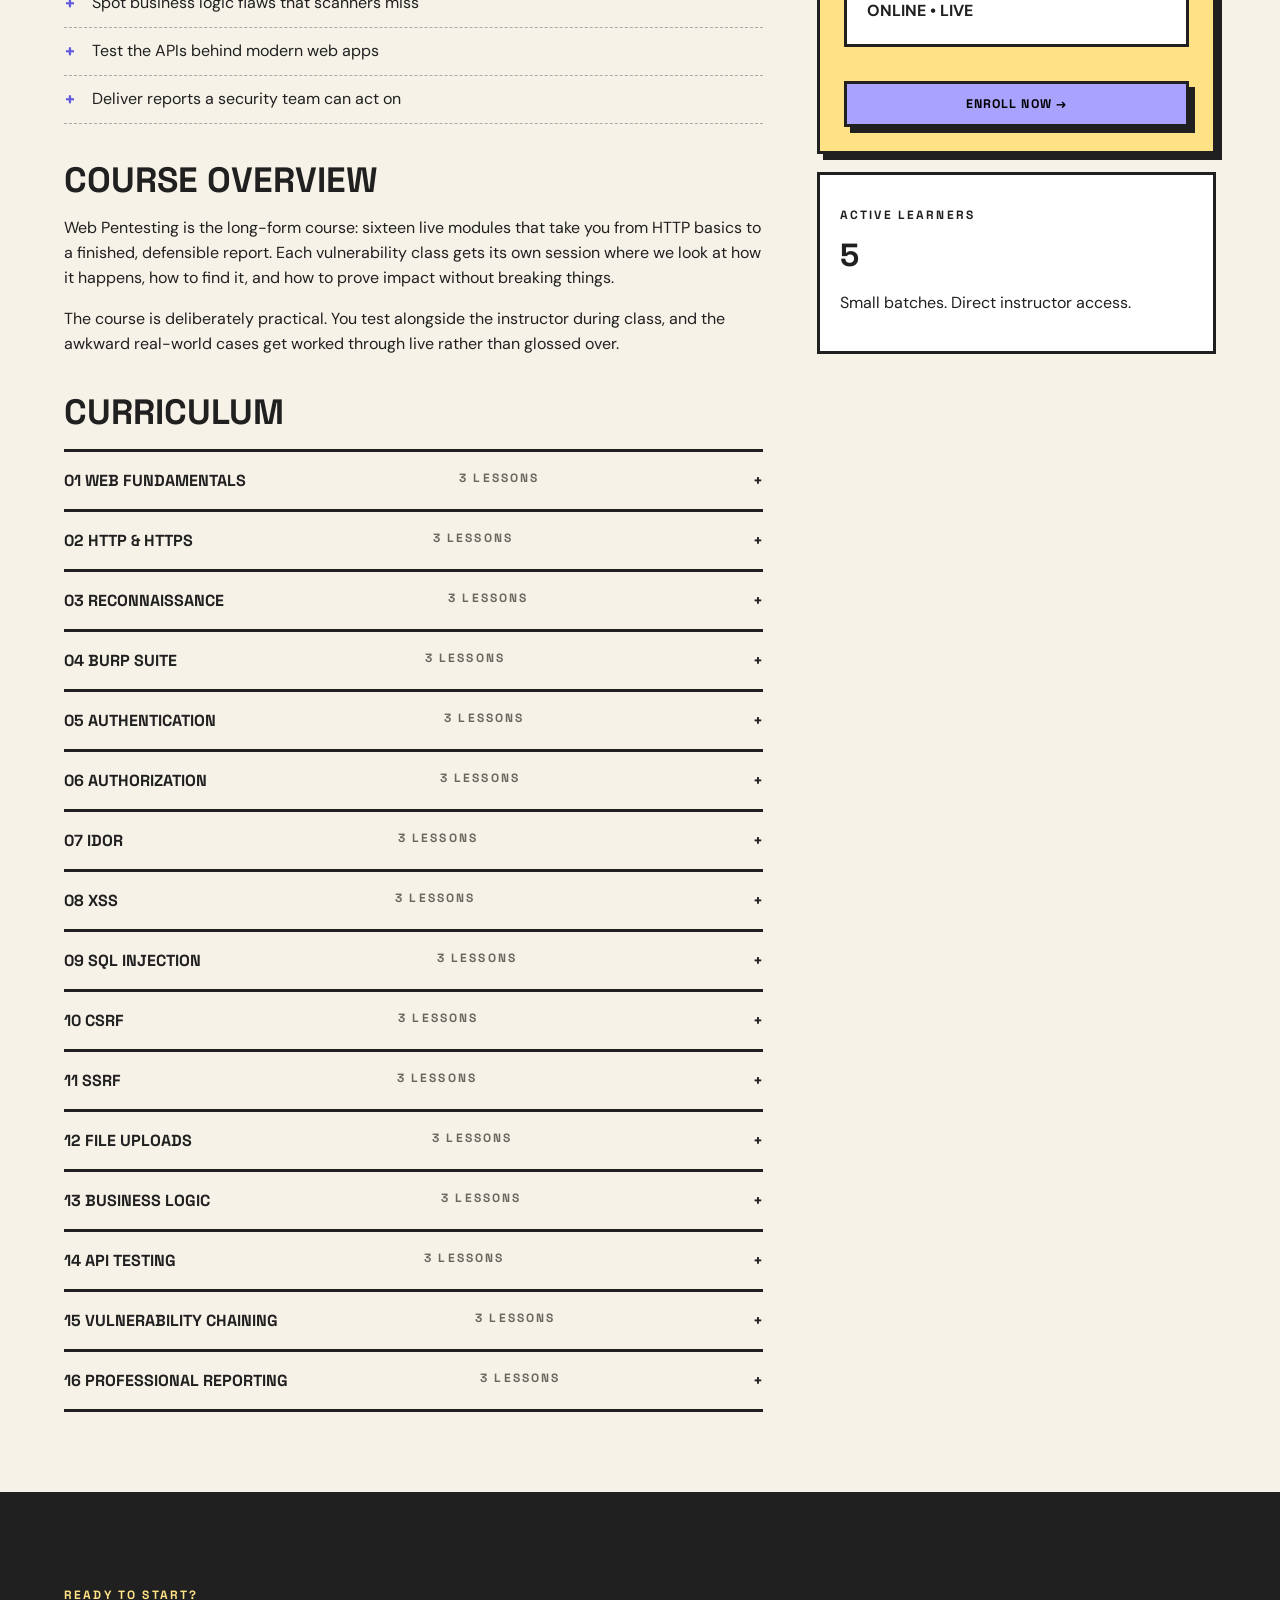
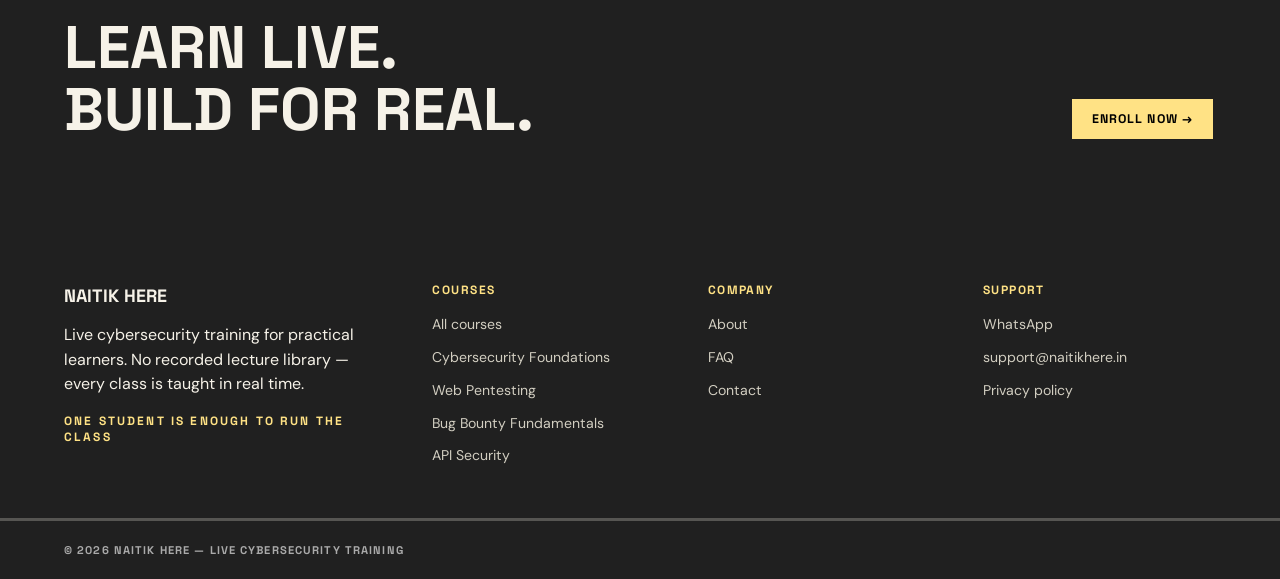
<file: public/static-site/courses/web-pentesting/index.html>
<!doctype html><html lang="en"><head><meta charset="utf-8"><meta name="viewport" content="width=device-width, initial-scale=1"><title>Web Pentesting — Live Practical Training | Naitik Here</title><meta name="description" content="Live instructor-led web penetration testing training: Burp Suite, authentication flaws, IDOR, XSS, SQL injection, SSRF, business logic and professional reporting."><link rel="canonical" href="https://learn.naitikhere.in/courses/web-pentesting/"><meta property="og:title" content="Web Pentesting — Live Practical Training | Naitik Here"><meta property="og:description" content="Live instructor-led web penetration testing training: Burp Suite, authentication flaws, IDOR, XSS, SQL injection, SSRF, business logic and professional reporting."><meta property="og:type" content="website"><meta property="og:url" content="https://learn.naitikhere.in/courses/web-pentesting/"><meta name="twitter:card" content="summary_large_image"><meta name="twitter:title" content="Web Pentesting — Live Practical Training | Naitik Here"><meta name="twitter:description" content="Live instructor-led web penetration testing training: Burp Suite, authentication flaws, IDOR, XSS, SQL injection, SSRF, business logic and professional reporting."><link rel="stylesheet" href="../../styles.css"><link rel="icon" href="../../assets/favicon.ico"><script type="application/ld+json">{"@context": "https://schema.org", "@type": "Course", "name": "Web Pentesting", "description": "Live instructor-led web penetration testing training: Burp Suite, authentication flaws, IDOR, XSS, SQL injection, SSRF, business logic and professional reporting.", "provider": {"@type": "Person", "name": "Naitik Here"}}</script></head><body><header class="site-header"><div class="wrap header-row"><a class="brand" href="../../">NAITIK HERE<i aria-hidden="true"></i></a><nav class="desktop-nav" aria-label="Main"><a href="../../">Home</a><a href="../../courses/">Courses</a><a href="../../about/">About</a><a href="../../faq/">FAQ</a><a href="../../contact/">Contact</a><a class="btn yellow" href="../../courses/">Explore courses →</a></nav><button class="menu" data-menu aria-expanded="false" aria-controls="mobile-nav">☰</button></div><nav class="mobile-nav" id="mobile-nav" data-mobile-nav aria-label="Mobile"><a href="../../">Home</a><a href="../../courses/">Courses</a><a href="../../about/">About</a><a href="../../faq/">FAQ</a><a href="../../contact/">Contact</a><a class="mobile-cta" href="../../courses/">Explore courses →</a></nav></header><main><section class="page-head"><div class="wrap hero-grid"><div><p class="eyebrow">Web Security • Beginner → Advanced</p><h1>Web Pentesting</h1><p>Learn web application penetration testing end to end — live, hands-on, one vulnerability class at a time.</p><div class="actions"><button class="btn yellow" data-enroll="web-pentesting">Enroll now →</button><a class="btn paper" href="../">All courses</a></div></div><img class="hero-art" src="../../assets/course-web-pentesting.jpg" alt="Web Pentesting live practical training course" width="1280" height="720"></div></section><section class="section"><div class="wrap"><div class="stats-grid"><div class="stat"><strong>40+ Hours</strong><span>Live learning</span></div><div class="stat"><strong>16</strong><span>Modules</span></div><div class="stat"><strong>48</strong><span>Lessons</span></div><div class="stat"><strong>100%</strong><span>Live format</span></div></div></div></section><section class="section"><div class="wrap detail-grid"><div><h2>What you will learn</h2><ul class="checks"><li>Map and understand any web application’s attack surface</li><li>Run a structured recon phase before testing</li><li>Drive Burp Suite confidently for real assessments</li><li>Test authentication and authorization properly</li><li>Find and validate IDOR, XSS, SQLi, CSRF and SSRF</li><li>Spot business logic flaws that scanners miss</li><li>Test the APIs behind modern web apps</li><li>Deliver reports a security team can act on</li></ul><h2>Course overview</h2><p>Web Pentesting is the long-form course: sixteen live modules that take you from HTTP basics to a finished, defensible report. Each vulnerability class gets its own session where we look at how it happens, how to find it, and how to prove impact without breaking things.</p><p>The course is deliberately practical. You test alongside the instructor during class, and the awkward real-world cases get worked through live rather than glossed over.</p><h2>Curriculum</h2><div class="curriculum"><details class="accordion"><summary>01 Web Fundamentals <span class="eyebrow" style="color:var(--muted)">3 lessons</span></summary><div class="answer"><ul class="lesson-list"><li>Concepts and foundations</li><li>Guided live walkthrough</li><li>Practical exercise</li></ul></div></details><details class="accordion"><summary>02 HTTP &amp; HTTPS <span class="eyebrow" style="color:var(--muted)">3 lessons</span></summary><div class="answer"><ul class="lesson-list"><li>Concepts and foundations</li><li>Guided live walkthrough</li><li>Practical exercise</li></ul></div></details><details class="accordion"><summary>03 Reconnaissance <span class="eyebrow" style="color:var(--muted)">3 lessons</span></summary><div class="answer"><ul class="lesson-list"><li>Concepts and foundations</li><li>Guided live walkthrough</li><li>Practical exercise</li></ul></div></details><details class="accordion"><summary>04 Burp Suite <span class="eyebrow" style="color:var(--muted)">3 lessons</span></summary><div class="answer"><ul class="lesson-list"><li>Concepts and foundations</li><li>Guided live walkthrough</li><li>Practical exercise</li></ul></div></details><details class="accordion"><summary>05 Authentication <span class="eyebrow" style="color:var(--muted)">3 lessons</span></summary><div class="answer"><ul class="lesson-list"><li>Concepts and foundations</li><li>Guided live walkthrough</li><li>Practical exercise</li></ul></div></details><details class="accordion"><summary>06 Authorization <span class="eyebrow" style="color:var(--muted)">3 lessons</span></summary><div class="answer"><ul class="lesson-list"><li>Concepts and foundations</li><li>Guided live walkthrough</li><li>Practical exercise</li></ul></div></details><details class="accordion"><summary>07 IDOR <span class="eyebrow" style="color:var(--muted)">3 lessons</span></summary><div class="answer"><ul class="lesson-list"><li>Concepts and foundations</li><li>Guided live walkthrough</li><li>Practical exercise</li></ul></div></details><details class="accordion"><summary>08 XSS <span class="eyebrow" style="color:var(--muted)">3 lessons</span></summary><div class="answer"><ul class="lesson-list"><li>Concepts and foundations</li><li>Guided live walkthrough</li><li>Practical exercise</li></ul></div></details><details class="accordion"><summary>09 SQL Injection <span class="eyebrow" style="color:var(--muted)">3 lessons</span></summary><div class="answer"><ul class="lesson-list"><li>Concepts and foundations</li><li>Guided live walkthrough</li><li>Practical exercise</li></ul></div></details><details class="accordion"><summary>10 CSRF <span class="eyebrow" style="color:var(--muted)">3 lessons</span></summary><div class="answer"><ul class="lesson-list"><li>Concepts and foundations</li><li>Guided live walkthrough</li><li>Practical exercise</li></ul></div></details><details class="accordion"><summary>11 SSRF <span class="eyebrow" style="color:var(--muted)">3 lessons</span></summary><div class="answer"><ul class="lesson-list"><li>Concepts and foundations</li><li>Guided live walkthrough</li><li>Practical exercise</li></ul></div></details><details class="accordion"><summary>12 File Uploads <span class="eyebrow" style="color:var(--muted)">3 lessons</span></summary><div class="answer"><ul class="lesson-list"><li>Concepts and foundations</li><li>Guided live walkthrough</li><li>Practical exercise</li></ul></div></details><details class="accordion"><summary>13 Business Logic <span class="eyebrow" style="color:var(--muted)">3 lessons</span></summary><div class="answer"><ul class="lesson-list"><li>Concepts and foundations</li><li>Guided live walkthrough</li><li>Practical exercise</li></ul></div></details><details class="accordion"><summary>14 API Testing <span class="eyebrow" style="color:var(--muted)">3 lessons</span></summary><div class="answer"><ul class="lesson-list"><li>Concepts and foundations</li><li>Guided live walkthrough</li><li>Practical exercise</li></ul></div></details><details class="accordion"><summary>15 Vulnerability Chaining <span class="eyebrow" style="color:var(--muted)">3 lessons</span></summary><div class="answer"><ul class="lesson-list"><li>Concepts and foundations</li><li>Guided live walkthrough</li><li>Practical exercise</li></ul></div></details><details class="accordion"><summary>16 Professional Reporting <span class="eyebrow" style="color:var(--muted)">3 lessons</span></summary><div class="answer"><ul class="lesson-list"><li>Concepts and foundations</li><li>Guided live walkthrough</li><li>Practical exercise</li></ul></div></details></div></div><aside class="side"><div class="side-box"><p class="eyebrow">Next live batch</p><h3>20 SEPTEMBER 2026</h3><dl class="schedule"><dt>Schedule</dt><dd>MONDAY • WEDNESDAY • FRIDAY</dd><dt>Time</dt><dd>8:00 PM IST</dd><dt>Session length</dt><dd>90 MINUTES / SESSION</dd><dt>Mode</dt><dd>ONLINE • LIVE</dd></dl><button class="btn" style="width:100%;margin-top:18px" data-enroll="web-pentesting">Enroll now →</button></div><div class="schedule"><p class="eyebrow">Active learners</p><strong style="font:700 2rem var(--display)">5</strong><p>Small batches. Direct instructor access.</p></div></aside></div></section><section class="section dark"><div class="wrap banner"><div><p class="eyebrow">Ready to start?</p><h2 style="font-size:clamp(36px,5vw,60px);margin-top:14px">Learn live.<br>Build for real.</h2></div><button class="btn yellow" data-enroll="web-pentesting">Enroll now →</button></div></section></main><footer class="site-footer"><div class="wrap footer-grid"><div><div class="brand">NAITIK HERE</div><p>Live cybersecurity training for practical learners. No recorded lecture library — every class is taught in real time.</p><p class="eyebrow" style="color:var(--yellow)">One student is enough to run the class</p></div><div><h3>Courses</h3><ul><li><a href="../../courses/">All courses</a></li><li><a href="../../courses/cyber-security-foundations/">Cybersecurity Foundations</a></li><li><a href="../../courses/web-pentesting/">Web Pentesting</a></li><li><a href="../../courses/bug-bounty/">Bug Bounty Fundamentals</a></li><li><a href="../../courses/api-security/">API Security</a></li></ul></div><div><h3>Company</h3><ul><li><a href="../../about/">About</a></li><li><a href="../../faq/">FAQ</a></li><li><a href="../../contact/">Contact</a></li></ul></div><div><h3>Support</h3><ul><li><a href="https://wa.me/910000000000">WhatsApp</a></li><li><a href="mailto:support@naitikhere.in">support@naitikhere.in</a></li><li><a href="mailto:support@naitikhere.in?subject=Privacy%20policy%20request">Privacy policy</a></li></ul></div></div><div class="copyright"><div class="wrap">© 2026 Naitik Here — Live cybersecurity training</div></div></footer><div class="modal-backdrop" data-modal role="dialog" aria-modal="true" aria-labelledby="modal-title"><div class="modal"><div class="modal-head"><div class="modal-head-row"><h2 id="modal-title" data-modal-title>Enrollment</h2><button class="close" data-modal-close aria-label="Close enrollment">×</button></div><ol class="steps"><li data-step class="active">01 Details</li><li data-step>02 Price</li><li data-step>03 Payment</li></ol></div><div class="modal-body" data-modal-body></div></div></div><script src="../../script.js" defer></script></body></html>
</file>
<file: public/static-site/styles.css>
@import url("https://fonts.googleapis.com/css2?family=Space+Grotesk:wght@500;700&family=DM+Sans:wght@400;500;700&display=swap");
:root{--cream:#f6f2e8;--paper:#fff;--ink:#202020;--blue:#a9a2ff;--green:#b9edc9;--yellow:#ffe285;--pink:#ff98a8;--muted:#6a675f;--border:3px solid var(--ink);--shadow:6px 6px 0 var(--ink);--shadow-sm:3px 3px 0 var(--ink);--display:"Space Grotesk",ui-sans-serif,sans-serif;--body:"DM Sans",ui-sans-serif,sans-serif}*{box-sizing:border-box}html{scroll-behavior:smooth}body{margin:0;background:var(--cream);color:var(--ink);font-family:var(--body);line-height:1.55}a{color:inherit}img{max-width:100%;display:block}button,input{font:inherit}button{cursor:pointer}h1,h2,h3,h4{font-family:var(--display);line-height:1.04;letter-spacing:0;margin:0;font-weight:700}h1,h2,h3{text-transform:uppercase}.wrap{width:min(1152px,calc(100% - 40px));margin:auto}.eyebrow{font:700 .75rem var(--display);letter-spacing:.18em;text-transform:uppercase}.site-header{position:sticky;top:0;z-index:20;border-bottom:var(--border);background:var(--cream)}.header-row{min-height:72px;display:flex;align-items:center;justify-content:space-between;gap:24px}.brand{font:700 1.12rem var(--display);text-decoration:none}.brand i{display:inline-block;width:10px;height:10px;background:var(--blue);margin-left:5px}.desktop-nav{display:flex;align-items:center;gap:28px}.desktop-nav a,.mobile-nav a{font:700 .72rem var(--display);letter-spacing:.12em;text-decoration:none;text-transform:uppercase}.desktop-nav a:hover{border-bottom:3px solid var(--blue)}.menu{display:none;border:var(--border);background:var(--paper);padding:8px 12px;box-shadow:var(--shadow-sm);font:700 1.2rem var(--display)}.mobile-nav{display:none;border-top:var(--border);background:var(--paper)}.mobile-nav.open{display:block}.mobile-nav a{display:block;padding:15px 20px;border-bottom:var(--border)}.mobile-nav .mobile-cta{margin:20px;background:var(--yellow);text-align:center;border:var(--border);box-shadow:var(--shadow-sm)}.btn{display:inline-flex;align-items:center;justify-content:center;text-decoration:none;border:var(--border);padding:12px 20px;font:700 .78rem var(--display);letter-spacing:.09em;text-transform:uppercase;box-shadow:var(--shadow);transition:transform .12s,box-shadow .12s;background:var(--blue)}.btn:hover{transform:translate(-2px,-2px);box-shadow:8px 8px 0 var(--ink)}.btn:active{transform:translate(3px,3px);box-shadow:2px 2px 0 var(--ink)}.btn.yellow{background:var(--yellow)}.btn.green{background:var(--green)}.btn.paper{background:var(--paper)}.section{border-bottom:var(--border);padding:80px 0}.hero{padding:82px 0;border-bottom:var(--border)}.hero-grid{display:grid;grid-template-columns:1.15fr 1fr;gap:64px;align-items:center}.hero h1{font-size:clamp(42px,6vw,78px);margin:26px 0}.hero h1 span{background:var(--yellow);padding:0 8px}.lede{font-size:1.08rem;max-width:620px;color:#4f4d47}.actions{display:flex;flex-wrap:wrap;gap:16px;margin:28px 0}.hero-art{border:var(--border);box-shadow:var(--shadow);position:relative;background:var(--paper)}.hero-art:after{content:"";position:absolute;inset:10px -10px -10px 10px;background:var(--blue);z-index:-1;border:var(--border)}.hero-art img{aspect-ratio:1;object-fit:cover}.dark{background:var(--ink);color:var(--cream)}.dark .muted{color:#d2cec1}.section-grid{display:grid;grid-template-columns:1.1fr 1fr;gap:64px}.dark .eyebrow{color:var(--yellow)}.usp-grid,.card-grid,.review-grid,.stats-grid{display:grid;gap:24px}.usp-grid{grid-template-columns:repeat(4,1fr);margin-top:56px}.usp{background:var(--cream);color:var(--ink);border:var(--border);padding:22px}.usp strong{font:700 1.5rem var(--display);color:#625bdb}.usp h3{font-size:1.1rem;margin:12px 0}.usp p,.card p{color:#5d5a53;font-size:.9rem}.card-grid{grid-template-columns:repeat(3,1fr)}.course-card{display:flex;flex-direction:column;border:var(--border);background:var(--paper);box-shadow:var(--shadow)}.course-card img{width:100%;aspect-ratio:16/9;object-fit:cover;border-bottom:var(--border)}.course-card .inside{display:flex;flex-direction:column;gap:16px;padding:24px;flex:1}.tag{display:inline-block;border:var(--border);padding:5px 9px;background:var(--green);font:700 .65rem var(--display);letter-spacing:.12em;text-transform:uppercase}.course-card h3{font-size:1.35rem}.meta{display:grid;grid-template-columns:repeat(3,1fr);border:var(--border);margin-top:auto;text-align:center;font:700 .7rem var(--display)}.meta span{padding:11px 5px;border-right:var(--border)}.meta span:last-child{border:0;background:var(--yellow)}.course-card .btn{margin-top:0}.carousel{position:relative}.carousel-viewport{overflow:hidden}.carousel-track{display:flex;transition:transform .5s ease}.slide{flex:0 0 33.333%;padding:0 12px}.carousel-track{margin:0 -12px}.carousel-control{position:absolute;top:45%;z-index:2;border:var(--border);background:var(--yellow);font:700 1.3rem var(--display);width:42px;height:42px;box-shadow:var(--shadow-sm)}.prev{left:-20px}.next{right:-20px}.dots{text-align:center;margin-top:28px}.dot{display:inline-block;border:2px solid var(--ink);width:11px;height:11px;background:var(--cream);margin:0 4px;padding:0}.dot.active{background:var(--blue)}.split-image{display:grid;grid-template-columns:1fr 1.2fr;gap:56px;align-items:center}.portrait{border:var(--border);box-shadow:var(--shadow);background:var(--pink)}.quote{font-size:1.1rem;font-weight:700;border-left:3px solid var(--blue);padding-left:16px}.review-grid{grid-template-columns:repeat(3,1fr)}.review{border:var(--border);background:var(--paper);padding:24px;box-shadow:var(--shadow-sm)}.review q{display:block;font-size:1rem;font-weight:500}.review cite{display:block;margin-top:20px;font:700 .75rem var(--display);text-transform:uppercase}.banner{display:flex;align-items:end;justify-content:space-between;gap:30px}.page-head{border-bottom:var(--border);padding:72px 0}.page-head h1{font-size:clamp(42px,6vw,70px);margin:18px 0}.page-head p{max-width:650px;font-size:1.05rem}.stats-grid{grid-template-columns:repeat(4,1fr)}.stat{border:var(--border);padding:18px;background:var(--paper)}.stat strong{display:block;font:700 1.7rem var(--display)}.stat span{font:700 .65rem var(--display);letter-spacing:.1em;text-transform:uppercase;color:var(--muted)}.detail-grid{display:grid;grid-template-columns:1.4fr .8fr;gap:54px}.detail-grid h2{font-size:2.2rem;margin:38px 0 18px}.detail-grid h2:first-child{margin-top:0}.checks,.plain{padding:0;margin:0;list-style:none}.checks li{padding:11px 0 11px 28px;border-bottom:1px dashed #aaa;position:relative}.checks li:before{content:"+";position:absolute;left:0;color:#625bdb;font:700 1.2rem var(--display)}.side{position:sticky;top:100px;align-self:start}.side-box{border:var(--border);background:var(--yellow);padding:24px;box-shadow:var(--shadow)}.side-box h3{font-size:1.3rem}.schedule{margin-top:18px;border:var(--border);background:var(--paper);padding:20px}.schedule dt{font:700 .65rem var(--display);letter-spacing:.1em;text-transform:uppercase;color:var(--muted);margin-top:12px}.schedule dd{margin:2px 0 0;font-weight:700}.curriculum{border-top:var(--border)}.accordion{border-bottom:var(--border)}.accordion summary{list-style:none;cursor:pointer;padding:18px 0;font:700 1rem var(--display);text-transform:uppercase;display:flex;justify-content:space-between;gap:20px}.accordion summary::-webkit-details-marker{display:none}.accordion summary:after{content:"+"}.accordion[open] summary:after{content:"−"}.accordion .answer{padding:0 0 18px;color:#5d5a53}.lesson-list{display:grid;grid-template-columns:repeat(3,1fr);gap:8px;list-style:none;padding:0;margin:0}.lesson-list li{background:var(--cream);padding:8px;font-size:.78rem}.faq-list{max-width:820px}.contact-grid{display:grid;grid-template-columns:repeat(2,1fr);gap:24px}.contact-card{border:var(--border);background:var(--paper);padding:28px;box-shadow:var(--shadow-sm)}.contact-card h2{font-size:1.6rem}.modal-backdrop{position:fixed;inset:0;background:rgba(32,32,32,.76);z-index:50;display:none;align-items:center;justify-content:center;padding:24px}.modal-backdrop.open{display:flex}.modal{background:var(--cream);border:var(--border);box-shadow:10px 10px 0 var(--ink);width:min(680px,100%);max-height:92vh;overflow:auto}.modal-head{border-bottom:var(--border);padding:20px 24px;position:sticky;top:0;background:var(--cream);z-index:1}.modal-head-row{display:flex;justify-content:space-between;align-items:center}.close{border:var(--border);background:var(--paper);font:700 1.25rem var(--display);padding:1px 9px}.steps{display:flex;gap:24px;list-style:none;padding:0;margin:18px 0 0}.steps li{font:700 .7rem var(--display);letter-spacing:.12em;text-transform:uppercase;color:#aaa}.steps li.active{color:var(--ink);border-bottom:3px solid var(--blue)}.modal-body{padding:24px}.form-field{margin-bottom:20px}.form-field label{display:block;font:700 .72rem var(--display);letter-spacing:.1em;text-transform:uppercase}.form-field input{width:100%;margin-top:8px;border:var(--border);background:var(--paper);padding:12px}.error{color:#b52d3e;font-size:.82rem;font-weight:700;margin-top:6px}.modal-actions{display:flex;gap:12px;flex-wrap:wrap;margin-top:22px}.price-box{border:var(--border);background:var(--yellow);padding:22px;margin:22px 0}.price{font:700 2.3rem var(--display)}.payment-box{border:var(--border);background:var(--paper);padding:22px;margin:18px 0}.payment-box dl{display:grid;grid-template-columns:1fr 1fr;gap:10px;font-size:.9rem}.payment-box dt{color:var(--muted)}.payment-box dd{margin:0;font-weight:700;word-break:break-word}.success{border:var(--border);background:var(--green);padding:22px}.site-footer{border-top:var(--border);background:var(--ink);color:var(--cream);padding-top:56px}.footer-grid{display:grid;grid-template-columns:1.4fr 1fr 1fr 1fr;gap:42px;padding-bottom:50px}.site-footer h3{color:var(--yellow);font-size:.75rem;letter-spacing:.12em}.site-footer a{color:#d2cec1;text-decoration:none;font-size:.88rem}.site-footer a:hover{color:var(--yellow)}.site-footer ul{list-style:none;padding:0;margin:16px 0 0;display:grid;gap:8px}.copyright{border-top:3px solid rgba(246,242,232,.25);padding:22px 0;font:700 .7rem var(--display);letter-spacing:.1em;text-transform:uppercase;color:#aaa}.sr-only{position:absolute;width:1px;height:1px;padding:0;margin:-1px;overflow:hidden;clip:rect(0,0,0,0);white-space:nowrap;border:0}@media(max-width:900px){.desktop-nav{display:none}.menu{display:block}.hero-grid,.section-grid,.split-image,.detail-grid{grid-template-columns:1fr;gap:38px}.usp-grid{grid-template-columns:repeat(2,1fr)}.card-grid{grid-template-columns:repeat(2,1fr)}.slide{flex-basis:50%}.side{position:static}.footer-grid{grid-template-columns:repeat(2,1fr)}.stats-grid{grid-template-columns:repeat(2,1fr)}}@media(max-width:620px){.wrap{width:min(100% - 32px,1152px)}.section,.hero{padding:56px 0}.hero h1{font-size:clamp(40px,13vw,60px)}.usp-grid,.card-grid,.review-grid,.contact-grid,.footer-grid{grid-template-columns:1fr}.slide{flex-basis:100%}.prev{left:4px}.next{right:4px}.carousel-control{width:36px;height:36px}.lesson-list{grid-template-columns:1fr}.payment-box dl{grid-template-columns:1fr}.banner{display:block}.banner .btn{margin-top:22px}.modal-backdrop{padding:0}.modal{max-height:100vh;height:100%;border-left:0;border-right:0;box-shadow:none}.modal-body{padding:20px 16px}}
@media(prefers-reduced-motion:reduce){*,*:before,*:after{scroll-behavior:auto!important;transition-duration:.01ms!important}}
</file>
